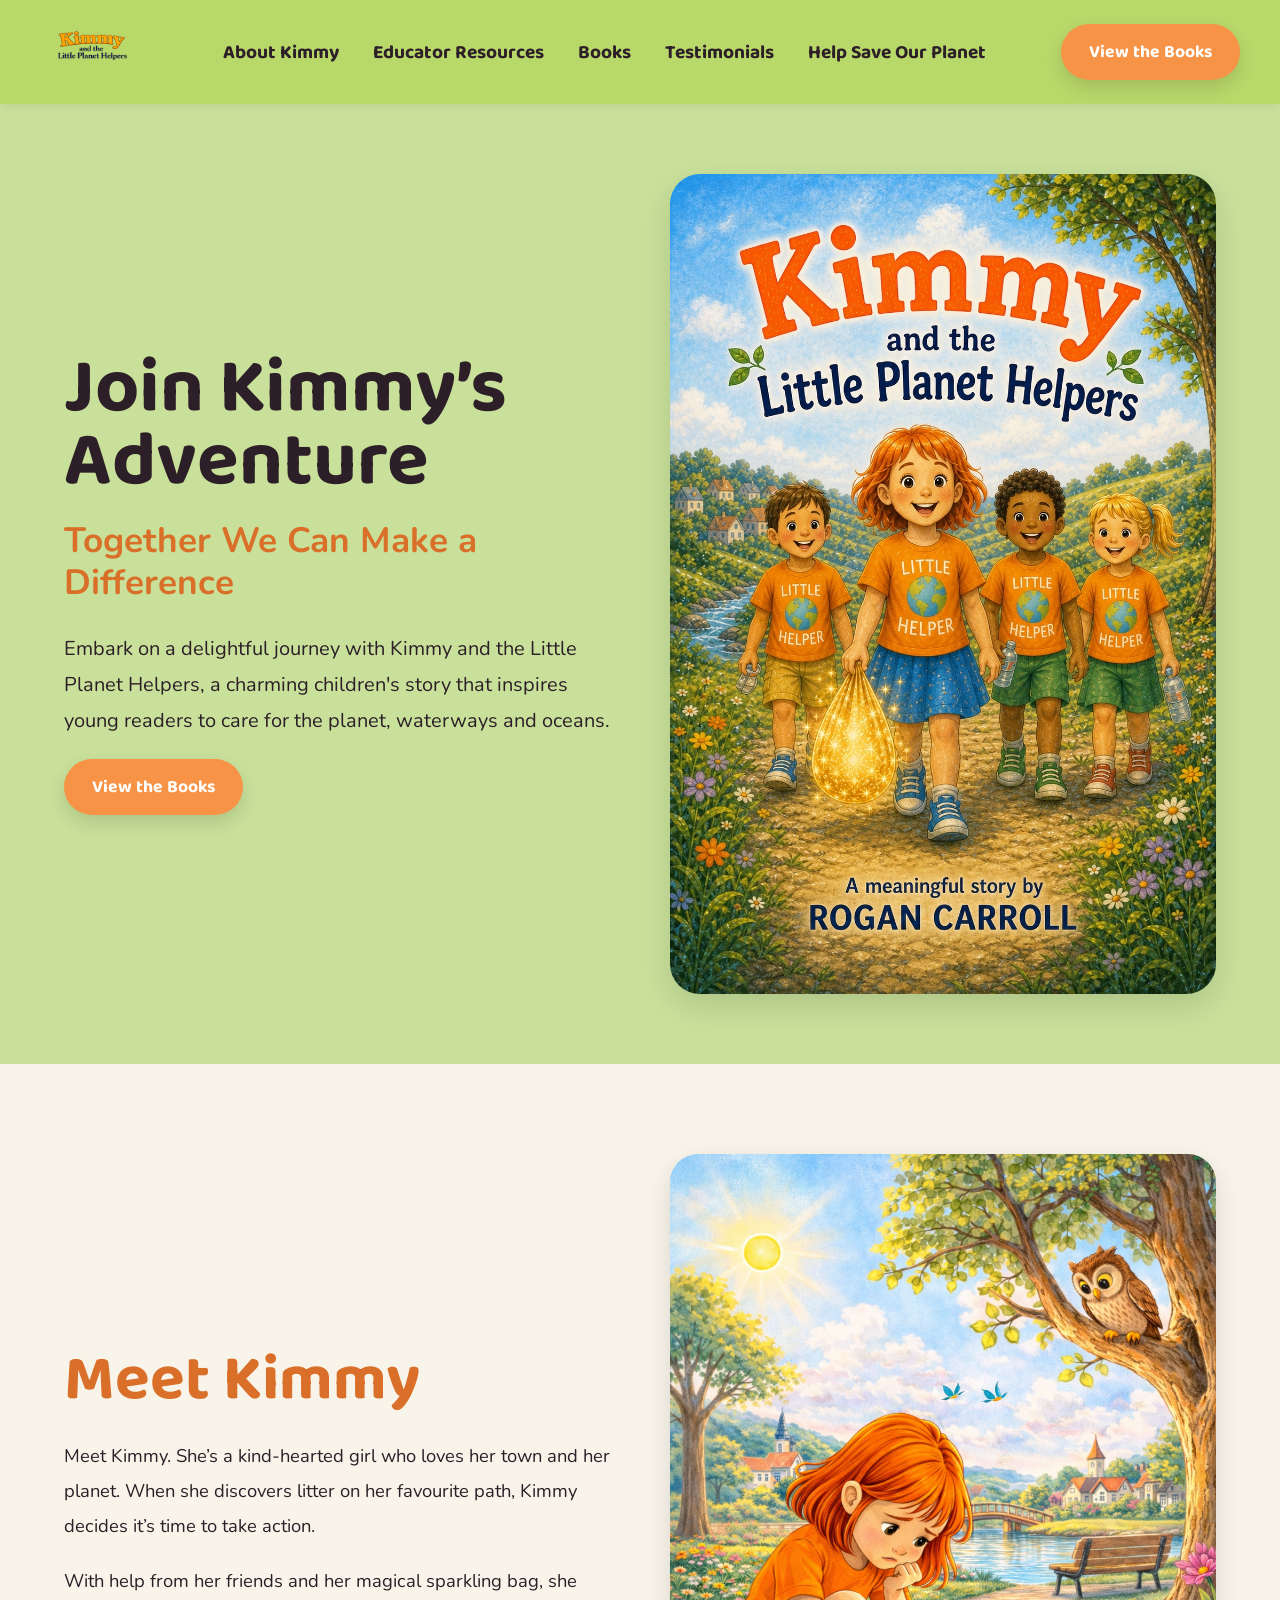
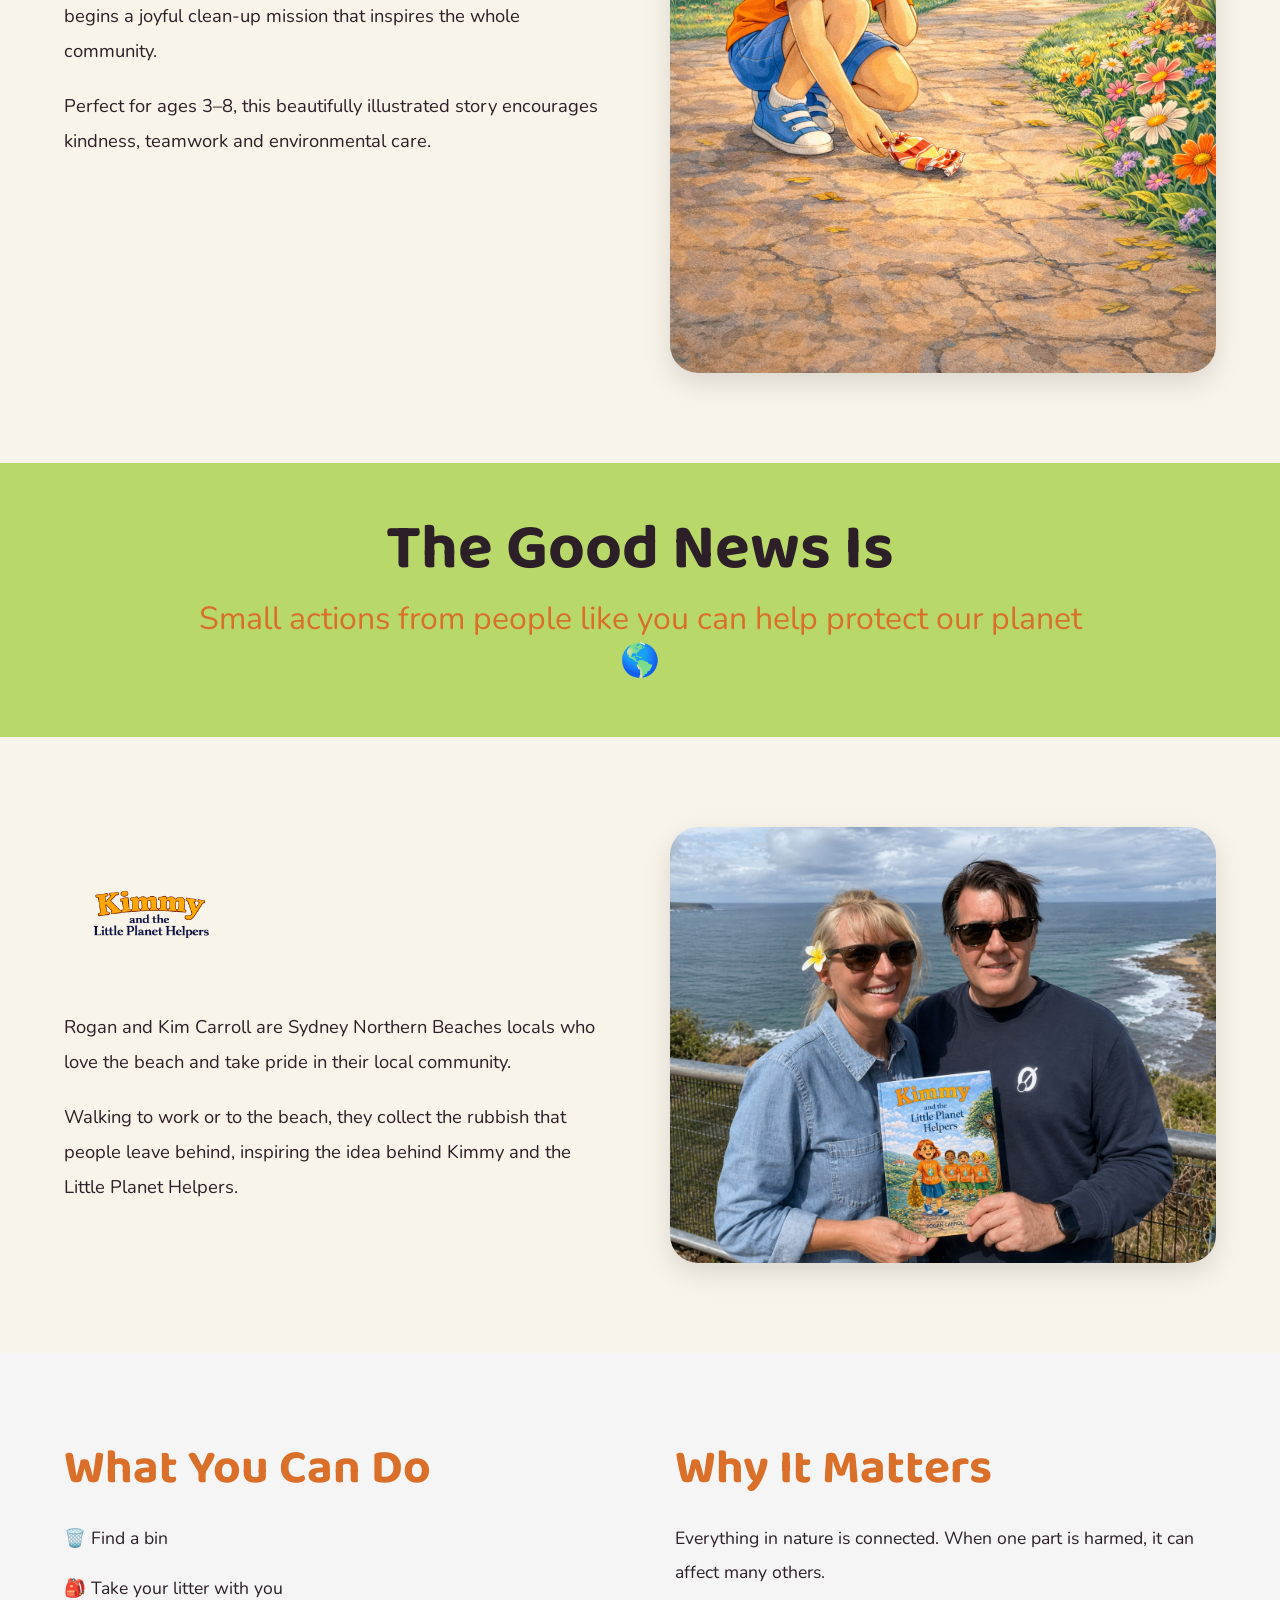
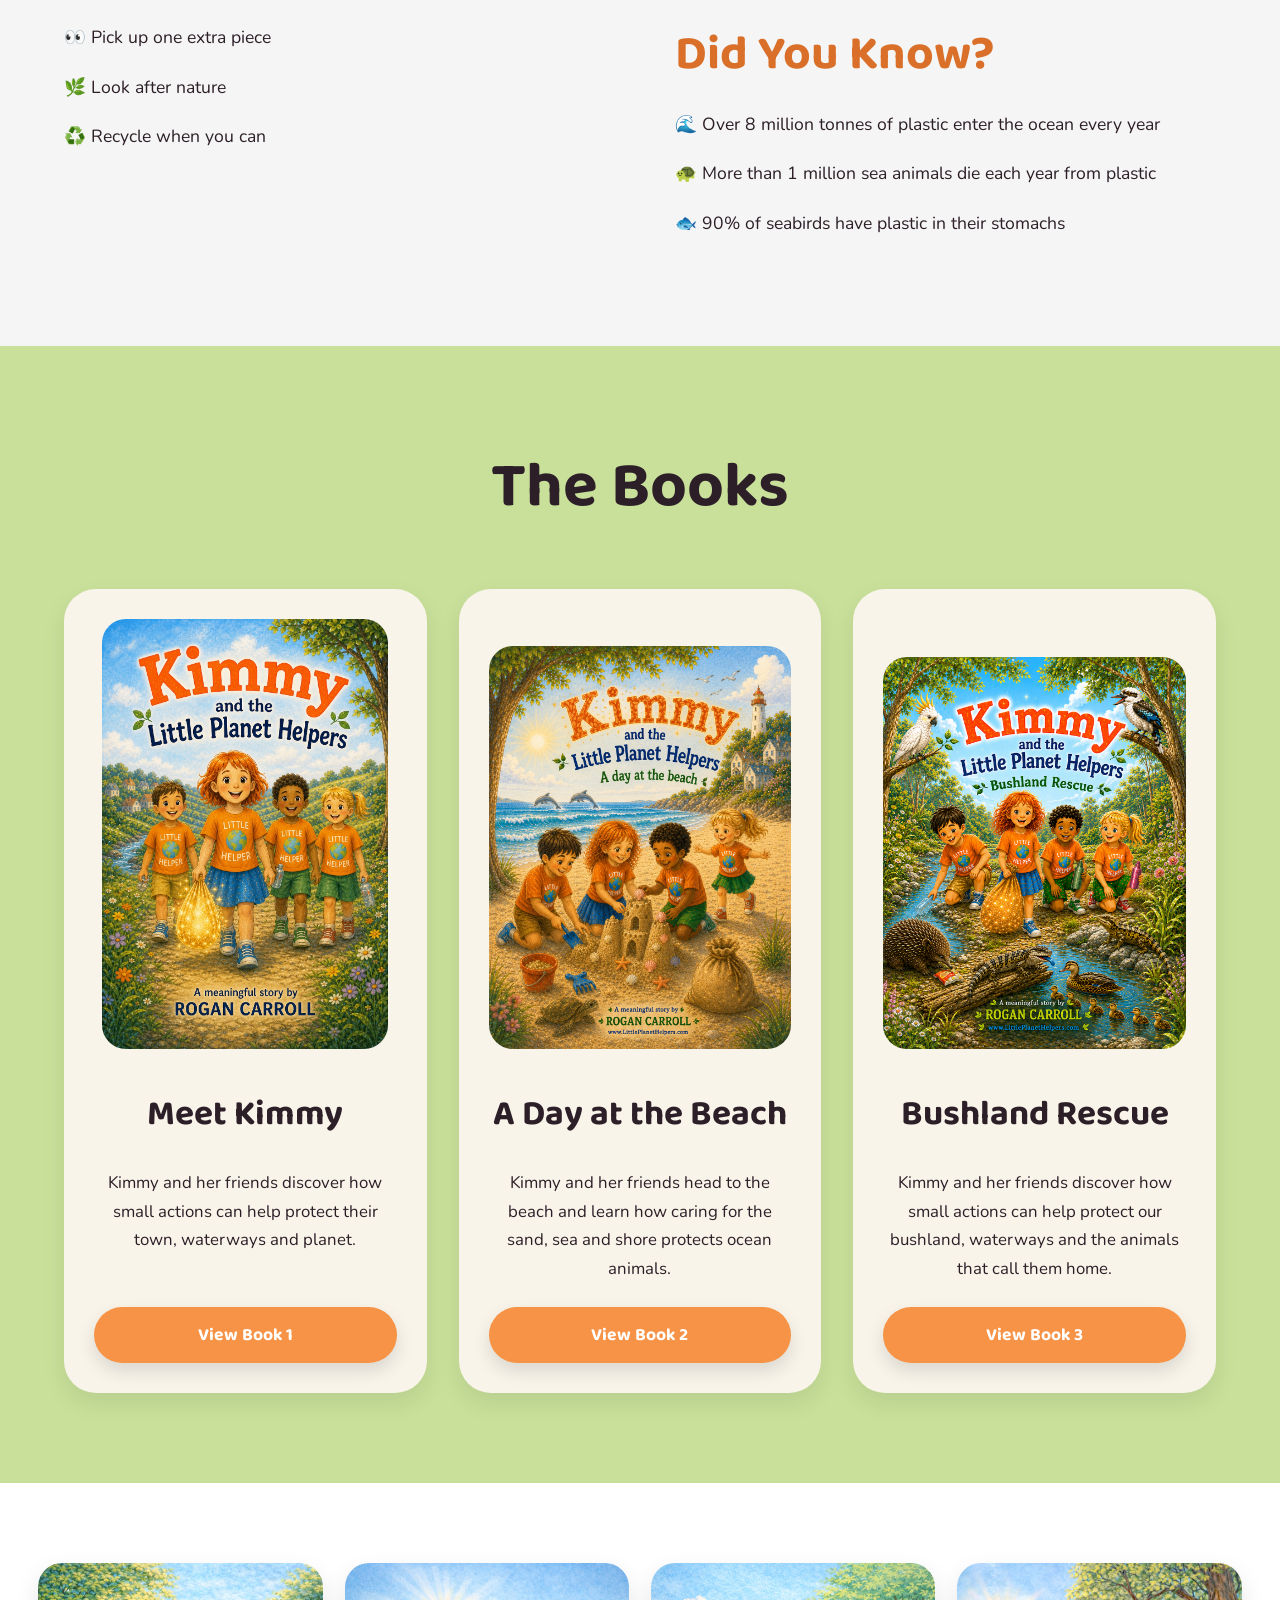
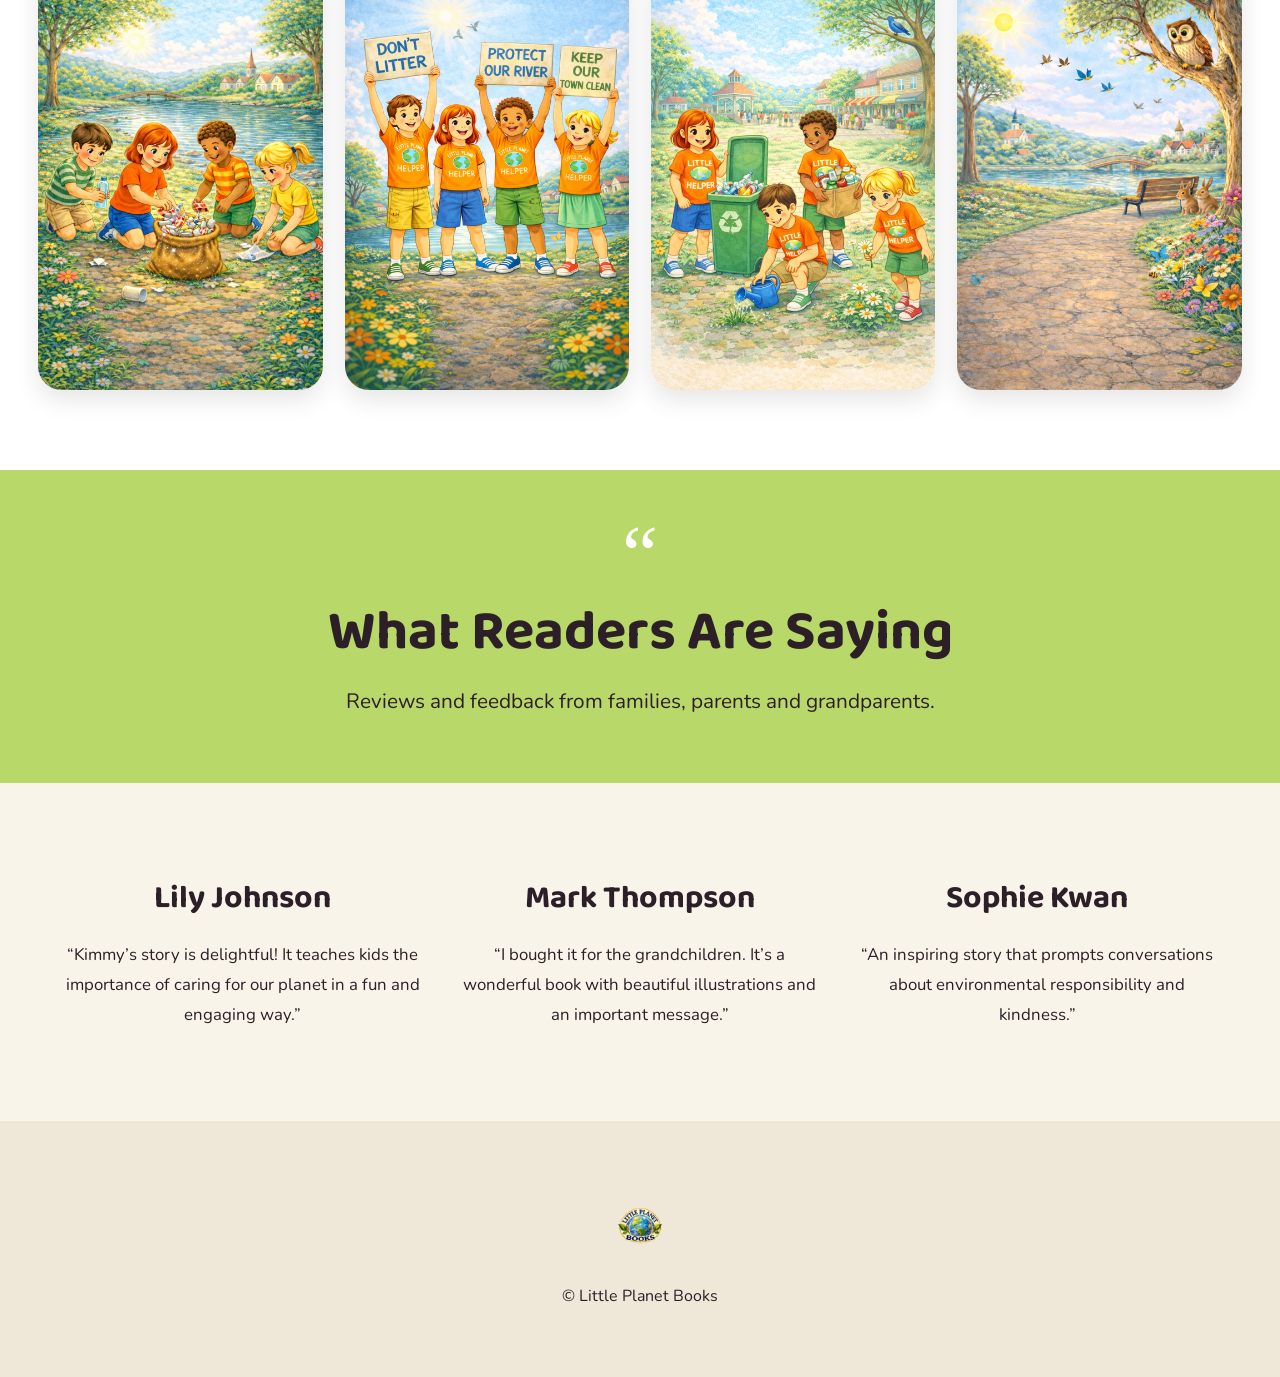
<file: index.html>
<!DOCTYPE html>
<html lang="en">
<head>
  <!-- Google tag (gtag.js) -->
  <script async src="https://www.googletagmanager.com/gtag/js?id=G-KT5EH5FG41"></script>
  <script>
    window.dataLayer = window.dataLayer || [];
    function gtag(){dataLayer.push(arguments);}
    gtag('js', new Date());

    gtag('config', 'G-KT5EH5FG41');
  </script>

  <meta charset="UTF-8">
  <meta name="viewport" content="width=device-width, initial-scale=1.0">

  <title>Kimmy and the Little Planet Helpers</title>

  <link rel="preconnect" href="https://fonts.googleapis.com">

  <link href="https://fonts.googleapis.com/css2?family=Baloo+2:wght@400;600;700&family=Nunito:wght@400;600;700&display=swap" rel="stylesheet">

<style>

*{
  margin:0;
  padding:0;
  box-sizing:border-box;
}

html{
  scroll-behavior:smooth;
}

body{
  font-family:'Nunito',sans-serif;
  background:#f8f4ea;
  color:#2d1f28;
  overflow-x:hidden;
}

img{
  max-width:100%;
  display:block;
}

a{
  text-decoration:none;
  color:inherit;
}


/* HEADER */

header{
  position:sticky;
  top:0;
  z-index:999;
  background:#b9d86a;
  padding:16px 40px;
  display:flex;
  justify-content:space-between;
  align-items:center;
  transition:transform .35s ease;
  box-shadow:0 2px 10px rgba(0,0,0,.05);
}

header.hide{
  transform:translateY(-100%);
}

.logo img{
  height:72px;
}

nav{
  display:flex;
  gap:34px;
  align-items:center;
  flex-wrap:wrap;
  justify-content:center;
}

nav a{
  font-family:'Baloo 2',cursive;
  font-size:1.2rem;
  font-weight:700;
}

.order-btn,
.buy-btn{
  background:#f79346;
  color:white;
  padding:14px 28px;
  border-radius:999px;
  font-family:'Baloo 2',cursive;
  font-size:1.1rem;
  font-weight:700;
  display:inline-block;
  box-shadow:0 8px 18px rgba(0,0,0,.12);
}


/* HERO */

.hero{
  background:#c8e09a;
  padding:70px 5%;
}

.hero-inner{
  max-width:1300px;
  margin:auto;
  display:grid;
  grid-template-columns:1fr 1fr;
  gap:60px;
  align-items:center;
}

.hero-text h1{
  font-family:'Baloo 2',cursive;
  font-size:4.8rem;
  line-height:.95;
  margin-bottom:20px;
}

.hero-text h2{
  font-size:2.2rem;
  color:#d96f28;
  margin-bottom:28px;
  line-height:1.2;
}

.hero-text p{
  font-size:1.25rem;
  line-height:1.8;
  margin-bottom:20px;
}

.hero-image img{
  border-radius:30px;
  box-shadow:0 12px 30px rgba(0,0,0,.12);
}


/* STANDARD SECTIONS */

.section{
  padding:90px 5%;
}

.section-inner{
  max-width:1300px;
  margin:auto;
  display:grid;
  grid-template-columns:1fr 1fr;
  gap:60px;
  align-items:center;
}

.section-text h2{
  font-family:'Baloo 2',cursive;
  font-size:4rem;
  line-height:1;
  margin-bottom:26px;
  color:#d96f28;
}

.section-text p{
  font-size:1.15rem;
  line-height:1.9;
  margin-bottom:20px;
}

.section-image img{
  border-radius:28px;
  box-shadow:0 10px 28px rgba(0,0,0,.12);
}


/* GREEN BANNER */

.green-banner{
  background:#b9d86a;
  padding:55px 5%;
  text-align:center;
}

.green-banner h2{
  font-family:'Baloo 2',cursive;
  font-size:4rem;
  margin-bottom:16px;
  line-height:1;
}

.green-banner p{
  font-size:2rem;
  color:#d96f28;
  line-height:1.3;
  max-width:900px;
  margin:auto;
}


/* HELP SECTION */

.help-section{
  background:#f5f5f5;
  padding:90px 5%;
}

.help-grid{
  max-width:1300px;
  margin:auto;
  display:grid;
  grid-template-columns:1fr 1fr;
  gap:70px;
}

.help-grid h3{
  font-family:'Baloo 2',cursive;
  font-size:3rem;
  margin-bottom:26px;
  color:#d96f28;
  line-height:1.1;
}

.help-grid p{
  font-size:1.1rem;
  line-height:1.9;
  margin-bottom:16px;
}


/* BOOKS */

.books-section{
  background:#c8e09a;
  padding:90px 5%;
  text-align:center;
}

.books-section h2{
  font-family:'Baloo 2',cursive;
  font-size:4rem;
  margin-bottom:50px;
}

.book-row{
  display:grid;
  grid-template-columns:repeat(3,1fr);
  gap:32px;
  max-width:1350px;
  margin:auto;
  align-items:stretch;
}

.book-card{
  background:#f8f4ea;
  padding:30px;
  border-radius:32px;
  box-shadow:0 10px 24px rgba(0,0,0,.08);
  display:flex;
  flex-direction:column;
}


/* SAME COVER AREA FOR ALL THREE BOOKS */

.book-cover{
  height:430px;
  width:100%;
  display:flex;
  align-items:flex-end;
  justify-content:center;
  margin-bottom:24px;
}

.book-cover img{
  display:block;
  width:auto;
  height:auto;
  max-width:100%;
  max-height:430px;
  object-fit:contain;
  border-radius:24px;
}


/* ALIGNED BOOK TITLES */

.book-card h3{
  font-family:'Baloo 2',cursive;
  font-size:2.2rem;
  line-height:1.15;
  min-height:82px;
  margin-bottom:14px;
  display:flex;
  align-items:center;
  justify-content:center;
}


/* ALIGNED DESCRIPTIONS AND BUTTONS */

.book-card p{
  font-size:1.05rem;
  line-height:1.7;
  margin-bottom:24px;
  flex-grow:1;
}

.book-card .buy-btn{
  margin-top:auto;
}


/* GALLERY */

.gallery-section{
  background:white;
  padding:80px 3%;
}

.gallery-grid{
  max-width:1400px;
  margin:auto;
  display:grid;
  grid-template-columns:repeat(4,1fr);
  gap:22px;
}

.gallery-grid img{
  width:100%;
  border-radius:24px;
  box-shadow:0 10px 24px rgba(0,0,0,.1);
}


/* TESTIMONIAL DIVIDER */

.testimonial-divider{
  background:#b9d86a;
  padding:60px 5%;
  text-align:center;
}

.quote-mark{
  font-size:5rem;
  color:#ffffff;
  line-height:.6;
  font-family:Georgia,serif;
  margin-bottom:10px;
}

.testimonial-divider h2{
  font-family:'Baloo 2',cursive;
  font-size:3.5rem;
  margin-bottom:10px;
}

.testimonial-divider p{
  font-size:1.3rem;
}


/* TESTIMONIALS */

.testimonials{
  background:#f8f4ea;
  padding:90px 5%;
  border-top:8px solid #b9d86a;
}

.testimonial-grid{
  max-width:1300px;
  margin:auto;
  display:grid;
  grid-template-columns:repeat(3,1fr);
  gap:40px;
}

.testimonial{
  text-align:center;
}

.testimonial h3{
  font-family:'Baloo 2',cursive;
  font-size:2rem;
  margin-bottom:16px;
}

.testimonial p{
  font-size:1.05rem;
  line-height:1.8;
}


/* FOOTER */

footer{
  background:#efe7d8;
  padding:70px 5%;
  text-align:center;
}

footer img{
  height:70px;
  margin:auto auto 24px;
}

footer p{
  font-size:1rem;
}


/* TABLET */

@media(max-width:900px){

  .hero-inner,
  .section-inner,
  .help-grid,
  .testimonial-grid{
    grid-template-columns:1fr;
  }

  .book-row{
    grid-template-columns:1fr 1fr;
  }

  .section-image{
    order:2;
  }

}


/* MOBILE */

@media(max-width:600px){

  header{
    padding:8px 14px 10px;
    gap:10px;
    flex-direction:column;
  }

  .logo img{
    height:110px;
  }

  nav{
    gap:8px 16px;
    max-width:340px;
  }

  nav a{
    font-size:.88rem;
    line-height:1.1;
    text-align:center;
  }

  .order-btn{
    padding:10px 20px;
    font-size:.92rem;
  }

  .hero{
    padding:38px 20px;
  }

  .hero-text h1{
    font-size:2.7rem;
    line-height:1.02;
  }

  .hero-text h2{
    font-size:1.55rem;
    line-height:1.18;
  }

  .hero-text p{
    font-size:1rem;
    line-height:1.7;
  }

  .green-banner{
    padding:38px 20px;
  }

  .green-banner h2{
    font-size:2.5rem;
    line-height:1.05;
  }

  .green-banner p{
    font-size:1.3rem;
    line-height:1.4;
  }

  .section{
    padding:50px 20px;
  }

  .section-text h2,
  .books-section h2{
    font-size:2.6rem;
    line-height:1.08;
  }

  .help-grid h3{
    font-size:2.3rem;
    line-height:1.08;
  }

  .section-text p,
  .help-grid p,
  .book-card p,
  .testimonial p{
    font-size:1rem;
    line-height:1.7;
  }

  .book-row{
    grid-template-columns:1fr;
  }

  .book-card{
    padding:24px;
  }

  .book-cover{
    height:390px;
  }

  .book-cover img{
    max-height:390px;
  }

  .gallery-grid{
    grid-template-columns:1fr 1fr;
    gap:14px;
  }

  .testimonial-divider h2{
    font-size:2.4rem;
  }

  .quote-mark{
    font-size:3.2rem;
  }

}

</style>

</head>

<body>


<header id="header">

  <a class="logo" href="#">
    <img src="logo.png" alt="Kimmy and the Little Planet Helpers">
  </a>

  <nav>
    <a href="#about">About Kimmy</a>
    <a href="educators.html">Educator Resources</a>
    <a href="#books">Books</a>
    <a href="#testimonials">Testimonials</a>
    <a href="#help">Help Save Our Planet</a>
  </nav>

  <a class="order-btn"
     href="https://www.amazon.com.au/dp/B0H1HHVQQZ?binding=paperback&ref=dbs_dp_rwt_sb_pc_tpbk"
     target="_blank">
    View the Books
  </a>

</header>


<section class="hero">

  <div class="hero-inner">

    <div class="hero-text">

      <h1>Join Kimmy’s Adventure</h1>

      <h2>Together We Can Make a Difference</h2>

      <p>
        Embark on a delightful journey with Kimmy and the Little Planet Helpers,
        a charming children's story that inspires young readers to care for the
        planet, waterways and oceans.
      </p>

      <a class="buy-btn"
         href="https://www.amazon.com.au/dp/B0H1HHVQQZ?binding=paperback&ref=dbs_dp_rwt_sb_pc_tpbk"
         target="_blank">
        View the Books
      </a>

    </div>

    <div class="hero-image">
      <img src="hero.jpg" alt="Kimmy Book Hero">
    </div>

  </div>

</section>


<section class="section" id="about">

  <div class="section-inner">

    <div class="section-text">

      <h2>Meet Kimmy</h2>

      <p>
        Meet Kimmy. She’s a kind-hearted girl who loves her town and her planet.
        When she discovers litter on her favourite path, Kimmy decides it’s time
        to take action.
      </p>

      <p>
        With help from her friends and her magical sparkling bag, she begins a
        joyful clean-up mission that inspires the whole community.
      </p>

      <p>
        Perfect for ages 3–8, this beautifully illustrated story encourages
        kindness, teamwork and environmental care.
      </p>

    </div>

    <div class="section-image">
      <img src="meet.jpg" alt="Meet Kimmy">
    </div>

  </div>

</section>


<section class="green-banner">

  <h2>The Good News Is</h2>

  <p>
    Small actions from people like you can help protect our planet 🌎
  </p>

</section>


<section class="section">

  <div class="section-inner">

    <div class="section-text">

      <img
        src="logo.png"
        alt="Kimmy Logo"
        style="height:120px;margin-bottom:25px;"
      >

      <p>
        Rogan and Kim Carroll are Sydney Northern Beaches locals who love the
        beach and take pride in their local community.
      </p>

      <p>
        Walking to work or to the beach, they collect the rubbish that people
        leave behind, inspiring the idea behind Kimmy and the Little Planet Helpers.
      </p>

    </div>

    <div class="section-image">
      <img src="author.jpg" alt="Author Photo">
    </div>

  </div>

</section>


<section class="help-section" id="help">

  <div class="help-grid">

    <div>

      <h3>What You Can Do</h3>

      <p>🗑️ Find a bin</p>
      <p>🎒 Take your litter with you</p>
      <p>👀 Pick up one extra piece</p>
      <p>🌿 Look after nature</p>
      <p>♻️ Recycle when you can</p>

    </div>

    <div>

      <h3>Why It Matters</h3>

      <p>
        Everything in nature is connected. When one part is harmed,
        it can affect many others.
      </p>

      <h3 style="margin-top:40px;">Did You Know?</h3>

      <p>🌊 Over 8 million tonnes of plastic enter the ocean every year</p>
      <p>🐢 More than 1 million sea animals die each year from plastic</p>
      <p>🐟 90% of seabirds have plastic in their stomachs</p>

    </div>

  </div>

</section>


<section class="books-section" id="books">

  <h2>The Books</h2>

  <div class="book-row">


    <!-- BOOK 1 -->

    <div class="book-card">

      <div class="book-cover">
        <img src="cover.jpg"
             alt="Kimmy and the Little Planet Helpers Meet Kimmy">
      </div>

      <h3>Meet Kimmy</h3>

      <p>
        Kimmy and her friends discover how small actions can help protect
        their town, waterways and planet.
      </p>

      <a class="buy-btn"
         href="https://www.amazon.com.au/dp/B0H1HHVQQZ?binding=paperback&ref=dbs_dp_rwt_sb_pc_tpbk"
         target="_blank">
        View Book 1
      </a>

    </div>


    <!-- BOOK 2 -->

    <div class="book-card">

      <div class="book-cover">
        <img src="Front Cover Book 2.png"
             alt="Kimmy and the Little Planet Helpers A Day at the Beach">
      </div>

      <h3>A Day at the Beach</h3>

      <p>
        Kimmy and her friends head to the beach and learn how caring for
        the sand, sea and shore protects ocean animals.
      </p>

      <a class="buy-btn"
         href="https://www.amazon.com.au/dp/B0H1HHVQQZ?binding=paperback&ref=dbs_dp_rwt_sb_pc_tpbk"
         target="_blank">
        View Book 2
      </a>

    </div>


    <!-- BOOK 3 -->

    <div class="book-card">

      <div class="book-cover">
        <img src="book3-cover.png"
             alt="Kimmy and the Little Planet Helpers Bushland Rescue">
      </div>

      <h3>Bushland Rescue</h3>

      <p>
        Kimmy and her friends discover how small actions can help protect
        our bushland, waterways and the animals that call them home.
      </p>

      <a class="buy-btn"
         href="https://www.amazon.com.au/dp/B0H1HHVQQZ?binding=paperback&ref=dbs_dp_rwt_sb_pc_tpbk"
         target="_blank">
        View Book 3
      </a>

    </div>


  </div>

</section>


<section class="gallery-section" id="gallery">

  <div class="gallery-grid">

    <img src="gallery1.jpg" alt="Gallery 1">
    <img src="gallery2.jpg" alt="Gallery 2">
    <img src="gallery3.jpg" alt="Gallery 3">
    <img src="gallery4.jpg" alt="Gallery 4">

  </div>

</section>


<section class="testimonial-divider">

  <div class="quote-mark">“</div>

  <h2>What Readers Are Saying</h2>

  <p>
    Reviews and feedback from families, parents and grandparents.
  </p>

</section>


<section class="testimonials" id="testimonials">

  <div class="testimonial-grid">


    <div class="testimonial">

      <h3>Lily Johnson</h3>

      <p>
        “Kimmy’s story is delightful! It teaches kids the importance of caring
        for our planet in a fun and engaging way.”
      </p>

    </div>


    <div class="testimonial">

      <h3>Mark Thompson</h3>

      <p>
        “I bought it for the grandchildren. It’s a wonderful book with
        beautiful illustrations and an important message.”
      </p>

    </div>


    <div class="testimonial">

      <h3>Sophie Kwan</h3>

      <p>
        “An inspiring story that prompts conversations about environmental
        responsibility and kindness.”
      </p>

    </div>


  </div>

</section>


<footer>

  <img src="little-planet-books-logo.png" alt="Little Planet Books">

  <p>© Little Planet Books</p>

</footer>


<script>

let lastScroll = 0;

const header = document.getElementById('header');

window.addEventListener('scroll', () => {

  const currentScroll = window.pageYOffset;

  if(currentScroll > lastScroll && currentScroll > 120){

    header.classList.add('hide');

  } else {

    header.classList.remove('hide');

  }

  lastScroll = currentScroll;

});

</script>


</body>
</html>
</file>
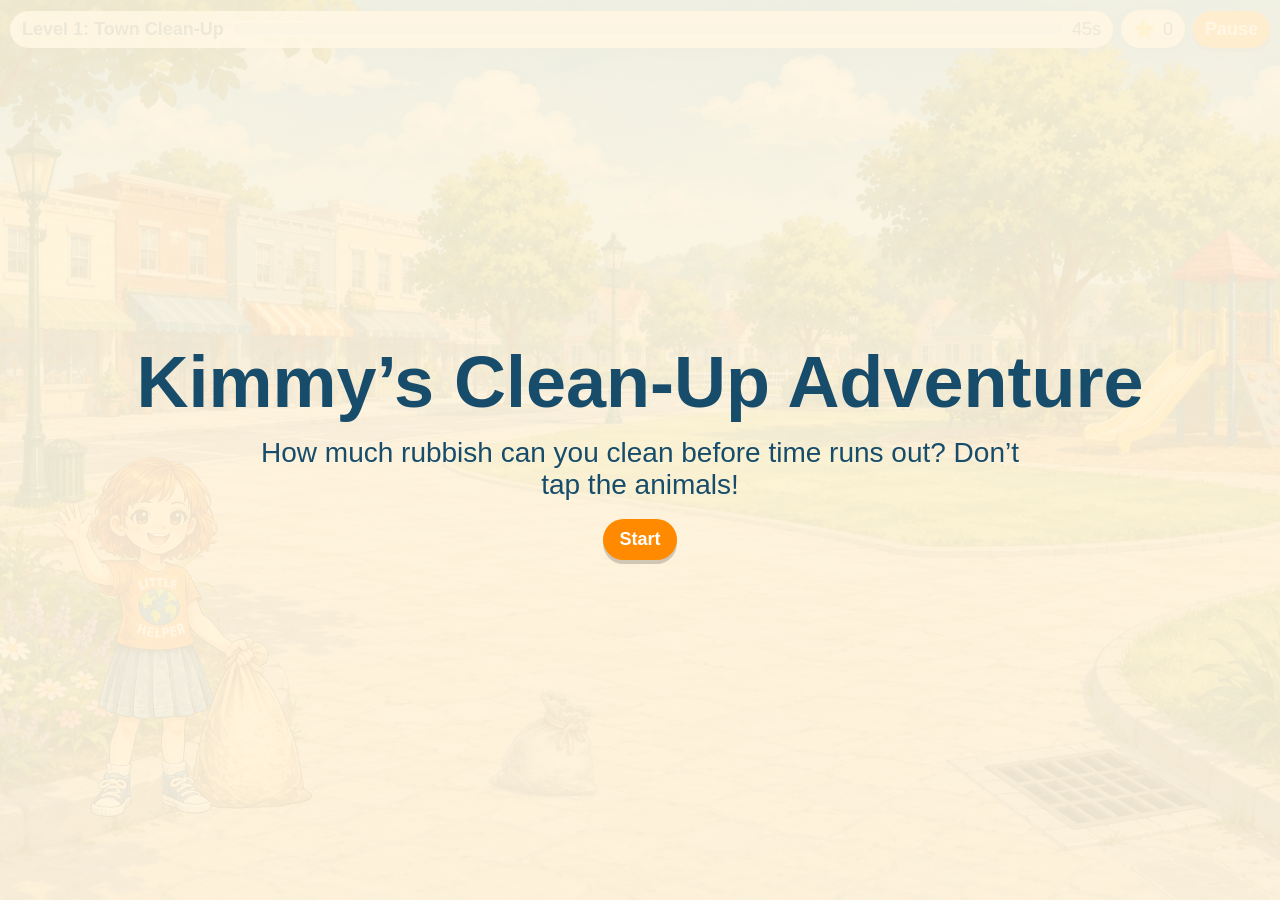
<file: game/index.html>
<!DOCTYPE html>
<html lang="en">
<head>
  <meta charset="UTF-8" />
  <meta name="viewport" content="width=device-width, initial-scale=1.0" />
  <title>Kimmy's Little Planet Helper Game</title>
  <link rel="stylesheet" href="style.css" />
</head>
<body>
  <main id="gameArea">
    <img id="background" src="images/town.jpg" alt="Game background" />

    <div id="hud">
      <div class="hud-box">
        <strong id="levelTitle">Level 1: Town Clean-Up</strong>
        <div class="progress"><div id="progressFill"></div></div>
        <span id="timeText">45s</span>
      </div>
      <div class="hud-box small">⭐ <span id="scoreText">0</span></div>
      <button id="pauseBtn">Pause</button>
    </div>

    <div id="messageBubble"></div>

    <img id="kimmy" src="images/kimmy.png" alt="Kimmy" />
    <img id="sack" src="images/sack.png" alt="Magic sack" />

    <div id="startScreen" class="screen">
      <h1>Kimmy’s Clean-Up Adventure</h1>
      <p>How much rubbish can you clean before time runs out? Don’t tap the animals!</p>
      <button id="startBtn">Start</button>
    </div>

    <div id="levelScreen" class="screen hidden">
      <h1 id="levelCompleteTitle">Level Complete!</h1>
      <p id="levelCompleteText">Great job!</p>
      <p id="levelStats"></p>
      <button id="nextLevelBtn">Next Level</button>
    </div>

    <div id="winScreen" class="screen hidden">
      <h1>🌎 Little Planet Helper 🌎</h1>
      <p id="finalStats">Small actions make a big difference!</p>
      <button id="playAgainBtn">Play Again</button>
    </div>
  </main>

  <script src="game.js"></script>
</body>
</html>
</file>
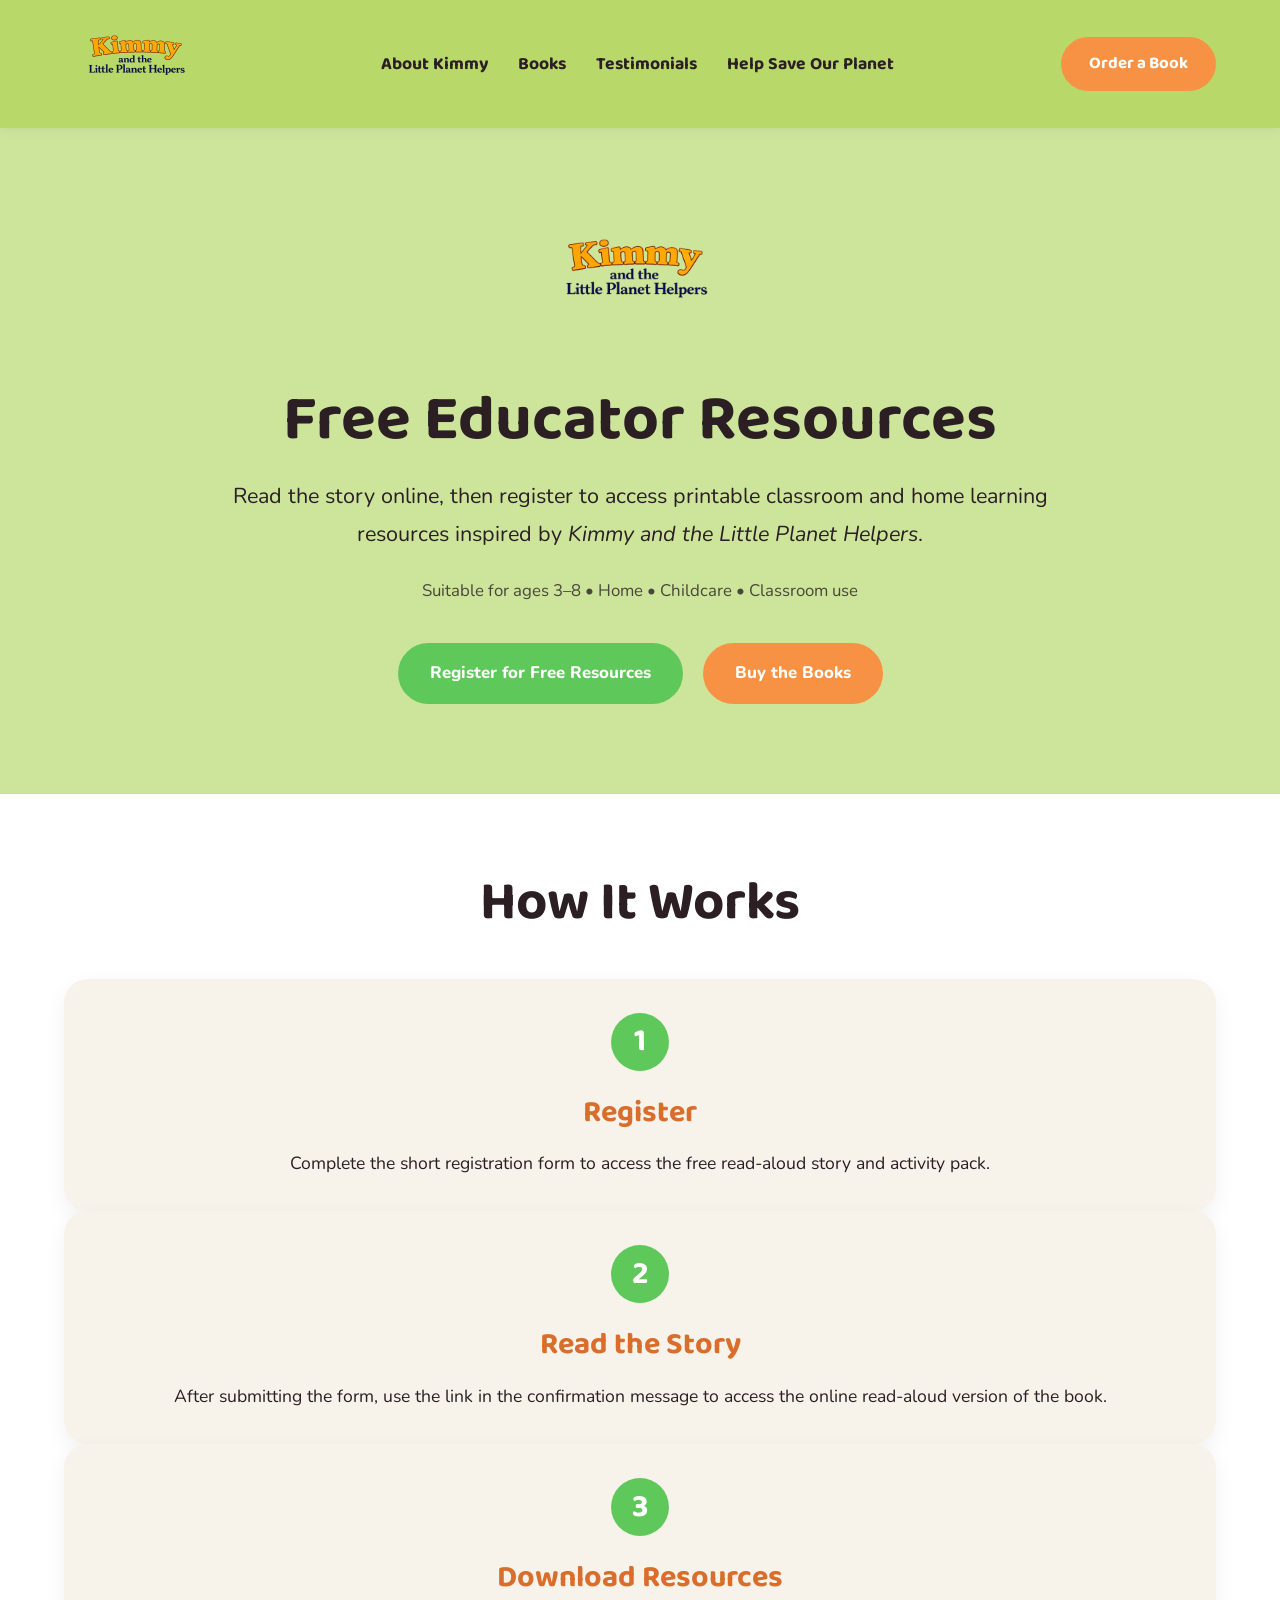
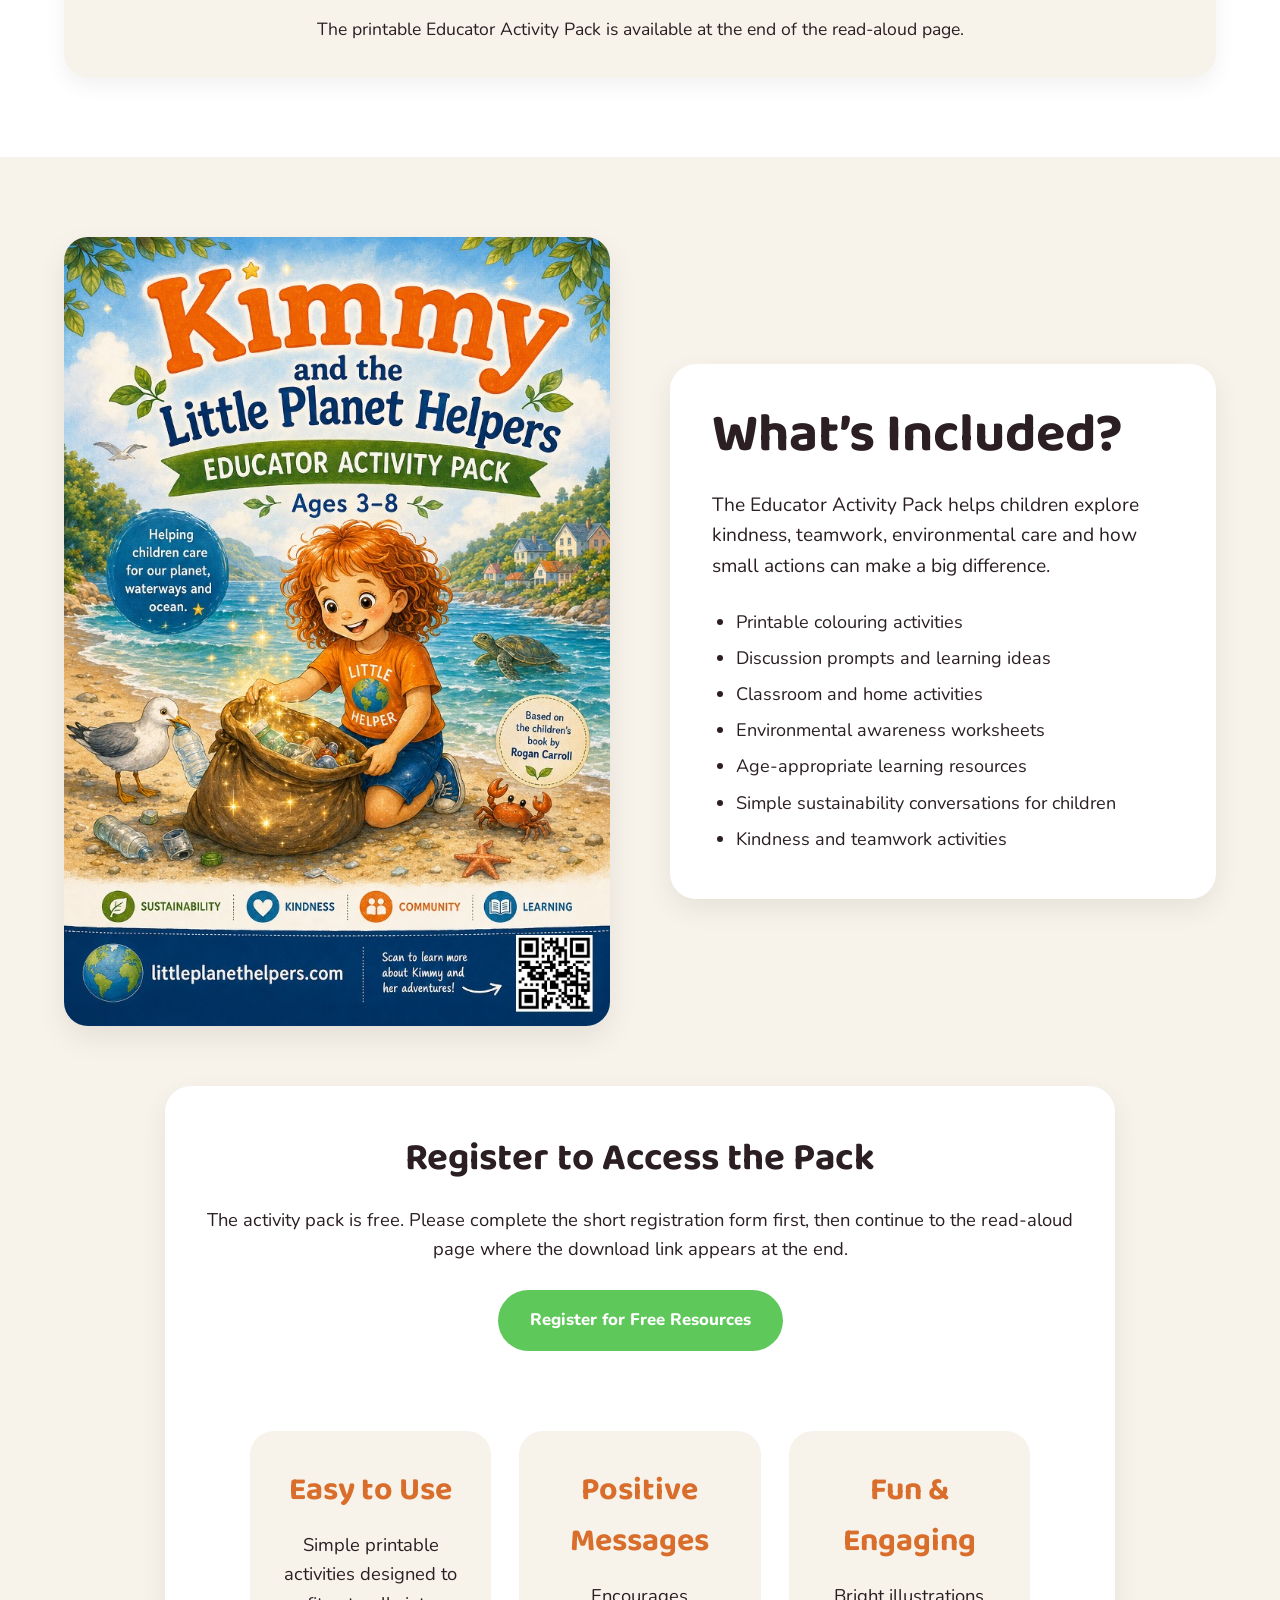
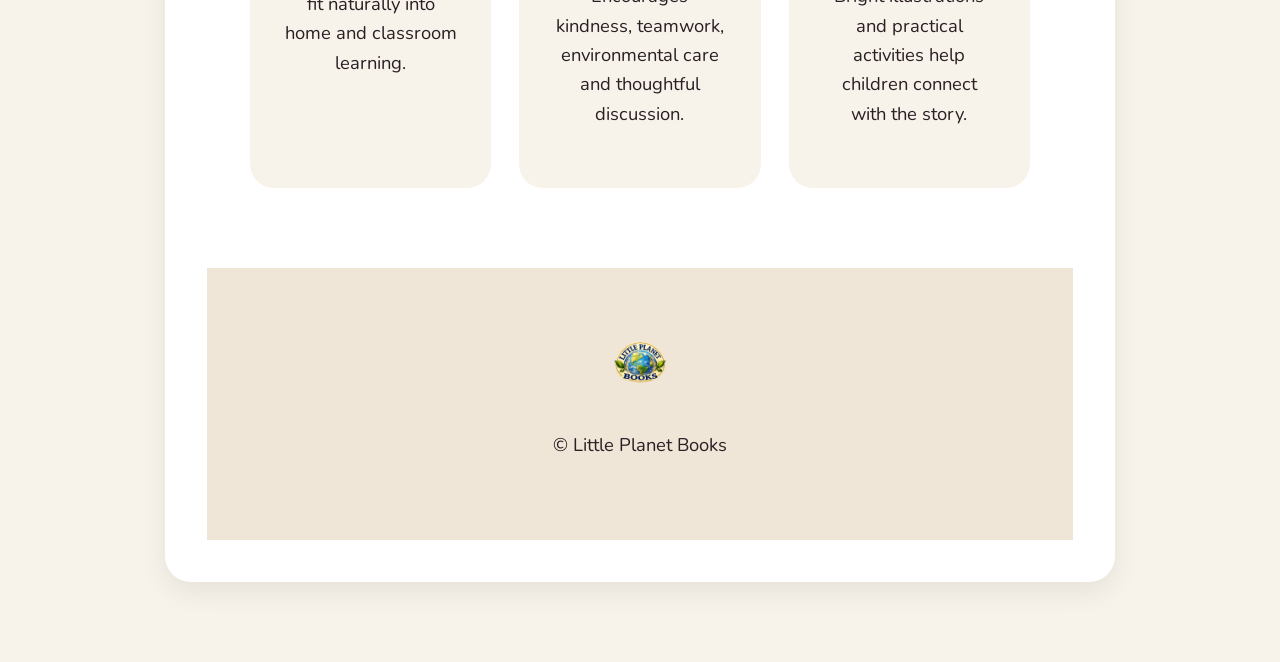
<file: educators.html>
<!DOCTYPE html>
<html lang="en">
<head>

<!-- Google tag (gtag.js) -->
<script async src="https://www.googletagmanager.com/gtag/js?id=G-KT5EH5FG41"></script>
<script>
  window.dataLayer = window.dataLayer || [];
  function gtag(){dataLayer.push(arguments);}
  gtag('js', new Date());

  gtag('config', 'G-KT5EH5FG41');
</script>

<meta charset="UTF-8">
<meta name="viewport" content="width=device-width, initial-scale=1.0">

<title>Free Educator Resources | Kimmy and the Little Planet Helpers</title>

<link href="https://fonts.googleapis.com/css2?family=Baloo+2:wght@400;600;700&family=Nunito:wght@400;600;700&display=swap" rel="stylesheet">

<style>
*{margin:0;padding:0;box-sizing:border-box}
body{font-family:'Nunito',sans-serif;background:#f7f3ea;color:#2b1f24;line-height:1.6}
a{text-decoration:none}

header{
position:sticky;top:0;z-index:999;background:#b9d86a;padding:14px 5%;
display:flex;align-items:center;justify-content:space-between;box-shadow:0 2px 10px rgba(0,0,0,.06)
}

.logo img{height:100px;display:block}

nav{display:flex;gap:30px;align-items:center;flex-wrap:wrap;justify-content:center}
nav a{color:#2b1f24;font-family:'Baloo 2',cursive;font-size:1.1rem;font-weight:700}
nav a:hover{opacity:.7}

.header-btn{
background:#f79245;color:white;padding:14px 28px;border-radius:999px;
font-family:'Baloo 2',cursive;font-weight:700;font-size:1.05rem;
}

.hero{
background:#cde59b;text-align:center;padding:80px 20px 90px;
}

.hero-logo{width:220px;max-width:80%;margin-bottom:24px}

.hero h1{
font-family:'Baloo 2',cursive;font-size:4rem;line-height:1.05;margin-bottom:24px;
}

.hero p{
max-width:900px;margin:0 auto 24px;font-size:1.35rem;line-height:1.75;
}

.hero-small{
font-size:1.05rem;opacity:.8;margin-bottom:38px;
}

.button-row{
display:flex;gap:20px;justify-content:center;flex-wrap:wrap;
}

.btn{
display:inline-block;padding:17px 32px;border-radius:999px;color:white;
font-weight:800;font-size:1.05rem;transition:.2s;
}

.btn:hover{transform:translateY(-2px)}
.blue{background:#2d63b8}
.green{background:#5ec85a}
.orange{background:#f79245}

.section{
padding:80px 5%;
}

.white{background:white}
.cream{background:#f7f3ea}

.section h2{
font-family:'Baloo 2',cursive;font-size:3.4rem;text-align:center;line-height:1.1;margin-bottom:45px;
}

.steps{
display:grid;grid-template-columns:repeat(3,1fr);gap:28px;max-width:1200px;margin:auto;
}

.step{
background:#f7f3ea;border-radius:24px;padding:34px;text-align:center;box-shadow:0 8px 22px rgba(0,0,0,.06);
}

.step-number{
width:58px;height:58px;border-radius:50%;background:#5ec85a;color:white;
display:flex;align-items:center;justify-content:center;margin:0 auto 18px;
font-family:'Baloo 2',cursive;font-size:2rem;font-weight:700;
}

.step h3{
font-family:'Baloo 2',cursive;font-size:1.9rem;color:#d96e2c;margin-bottom:12px;
}

.step p{font-size:1.1rem}

.pack-grid{
display:grid;grid-template-columns:1fr 1fr;gap:60px;align-items:center;max-width:1200px;margin:auto;
}

.pack-card{
background:white;border-radius:26px;padding:42px;box-shadow:0 10px 28px rgba(0,0,0,.07);
}

.pack-card h2{text-align:left;margin-bottom:24px}

.pack-card p{
font-size:1.2rem;margin-bottom:22px;
}

.pack-card ul{
padding-left:24px;font-size:1.13rem;line-height:2;
}

.image-card img{
width:100%;border-radius:24px;box-shadow:0 12px 30px rgba(0,0,0,.08);display:block;
}

.register-box{
max-width:950px;margin:60px auto 0;background:#fff;border-radius:26px;padding:42px;
text-align:center;box-shadow:0 10px 28px rgba(0,0,0,.07);
}

.register-box h3{
font-family:'Baloo 2',cursive;font-size:2.4rem;margin-bottom:16px;color:#2b1f24;
}

.register-box p{
font-size:1.15rem;margin-bottom:26px;
}

.features{
display:grid;grid-template-columns:repeat(3,1fr);gap:28px;max-width:1200px;margin:auto;
}

.feature{
background:#f7f3ea;border-radius:24px;padding:34px;text-align:center;
}

.feature h3{
font-family:'Baloo 2',cursive;font-size:2rem;color:#d96e2c;margin-bottom:14px;
}

footer{
background:#efe6d8;text-align:center;padding:55px 20px;
}

footer img{height:80px;margin-bottom:18px}
footer p{font-size:1rem}

@media(max-width:900px){
header{flex-direction:column;gap:12px;padding:12px 20px}
.logo img{height:70px}
nav{gap:16px}
nav a{font-size:.98rem}
.header-btn{padding:12px 22px;font-size:1rem}
.hero{padding:55px 20px}
.hero-logo{width:165px}
.hero h1{font-size:2.65rem}
.hero p{font-size:1.08rem}
.button-row{flex-direction:column;align-items:center}
.btn{width:90%;max-width:340px;text-align:center}
.steps,.pack-grid,.features{grid-template-columns:1fr}
.section h2{font-size:2.55rem}
.pack-card h2{text-align:center}
}
</style>
</head>

<body>

<header>
<a class="logo" href="/">
<img src="logo.png" alt="Kimmy and the Little Planet Helpers">
</a>

<nav>
<a href="/#about">About Kimmy</a>
<a href="/#books">Books</a>
<a href="/#testimonials">Testimonials</a>
<a href="/#help">Help Save Our Planet</a>
</nav>

<a class="header-btn" href="https://www.amazon.com.au/dp/B0H1HHVQQZ" target="_blank">
Order a Book
</a>
</header>

<section class="hero">
<img class="hero-logo" src="logo.png" alt="Kimmy Logo">

<h1>Free Educator Resources</h1>

<p>
Read the story online, then register to access printable classroom and home learning resources inspired by <em>Kimmy and the Little Planet Helpers</em>.
</p>

<div class="hero-small">
Suitable for ages 3–8 • Home • Childcare • Classroom use
</div>

<div class="button-row">
<a class="btn green" href="https://docs.google.com/forms/d/e/1FAIpQLSfdgAyXpA7hP6UzqugeQyai1GjkRSgE2D07ls9AeaC036XzXg/viewform" target="_blank">Register for Free Resources</a>

<a class="btn orange" href="https://www.amazon.com.au/dp/B0H1HHVQQZ" target="_blank">Buy the Books</a>
</div>
</section>

<section class="section white">
<h2>How It Works</h2>

<div class="step">
<div class="step-number">1</div>
<h3>Register</h3>
<p>
Complete the short registration form to access the free read-aloud story and activity pack.
</p>
</div>

<div class="step">
<div class="step-number">2</div>
<h3>Read the Story</h3>
<p>
After submitting the form, use the link in the confirmation message to access the online read-aloud version of the book.
</p>
</div>

<div class="step">
<div class="step-number">3</div>
<h3>Download Resources</h3>
<p>
The printable Educator Activity Pack is available at the end of the read-aloud page.
</p>
</div>
</section>

<section class="section cream">
<div class="pack-grid">

<div class="image-card">
<img src="EdPackCover.jpg" alt="Kimmy Educator Activity Pack">
</div>

<div class="pack-card">
<h2>What’s Included?</h2>

<p>
The Educator Activity Pack helps children explore kindness, teamwork, environmental care and how small actions can make a big difference.
</p>

<ul>
<li>Printable colouring activities</li>
<li>Discussion prompts and learning ideas</li>
<li>Classroom and home activities</li>
<li>Environmental awareness worksheets</li>
<li>Age-appropriate learning resources</li>
<li>Simple sustainability conversations for children</li>
<li>Kindness and teamwork activities</li>
</ul>
</div>

</div>

<div class="register-box">
<h3>Register to Access the Pack</h3>
<p>
The activity pack is free. Please complete the short registration form first, then continue to the read-aloud page where the download link appears at the end.
</p>

<a class="btn green"
   href="https://docs.google.com/forms/d/e/1FAIpQLSfdgAyXpA7hP6UzqugeQyai1GjkRSgE2D07ls9AeaC036XzXg/viewform"
   target="_blank"
   onclick="gtag('event','register_resources_click');">
Register for Free Resources
</a>

<section class="section white">
<div class="features">

<div class="feature">
<h3>Easy to Use</h3>
<p>Simple printable activities designed to fit naturally into home and classroom learning.</p>
</div>

<div class="feature">
<h3>Positive Messages</h3>
<p>Encourages kindness, teamwork, environmental care and thoughtful discussion.</p>
</div>

<div class="feature">
<h3>Fun & Engaging</h3>
<p>Bright illustrations and practical activities help children connect with the story.</p>
</div>

</div>
</section>

<footer>
<img src="little-planet-books-logo.png" alt="Little Planet Books">
<p>© Little Planet Books</p>
</footer>

</body>
</html>
</file>
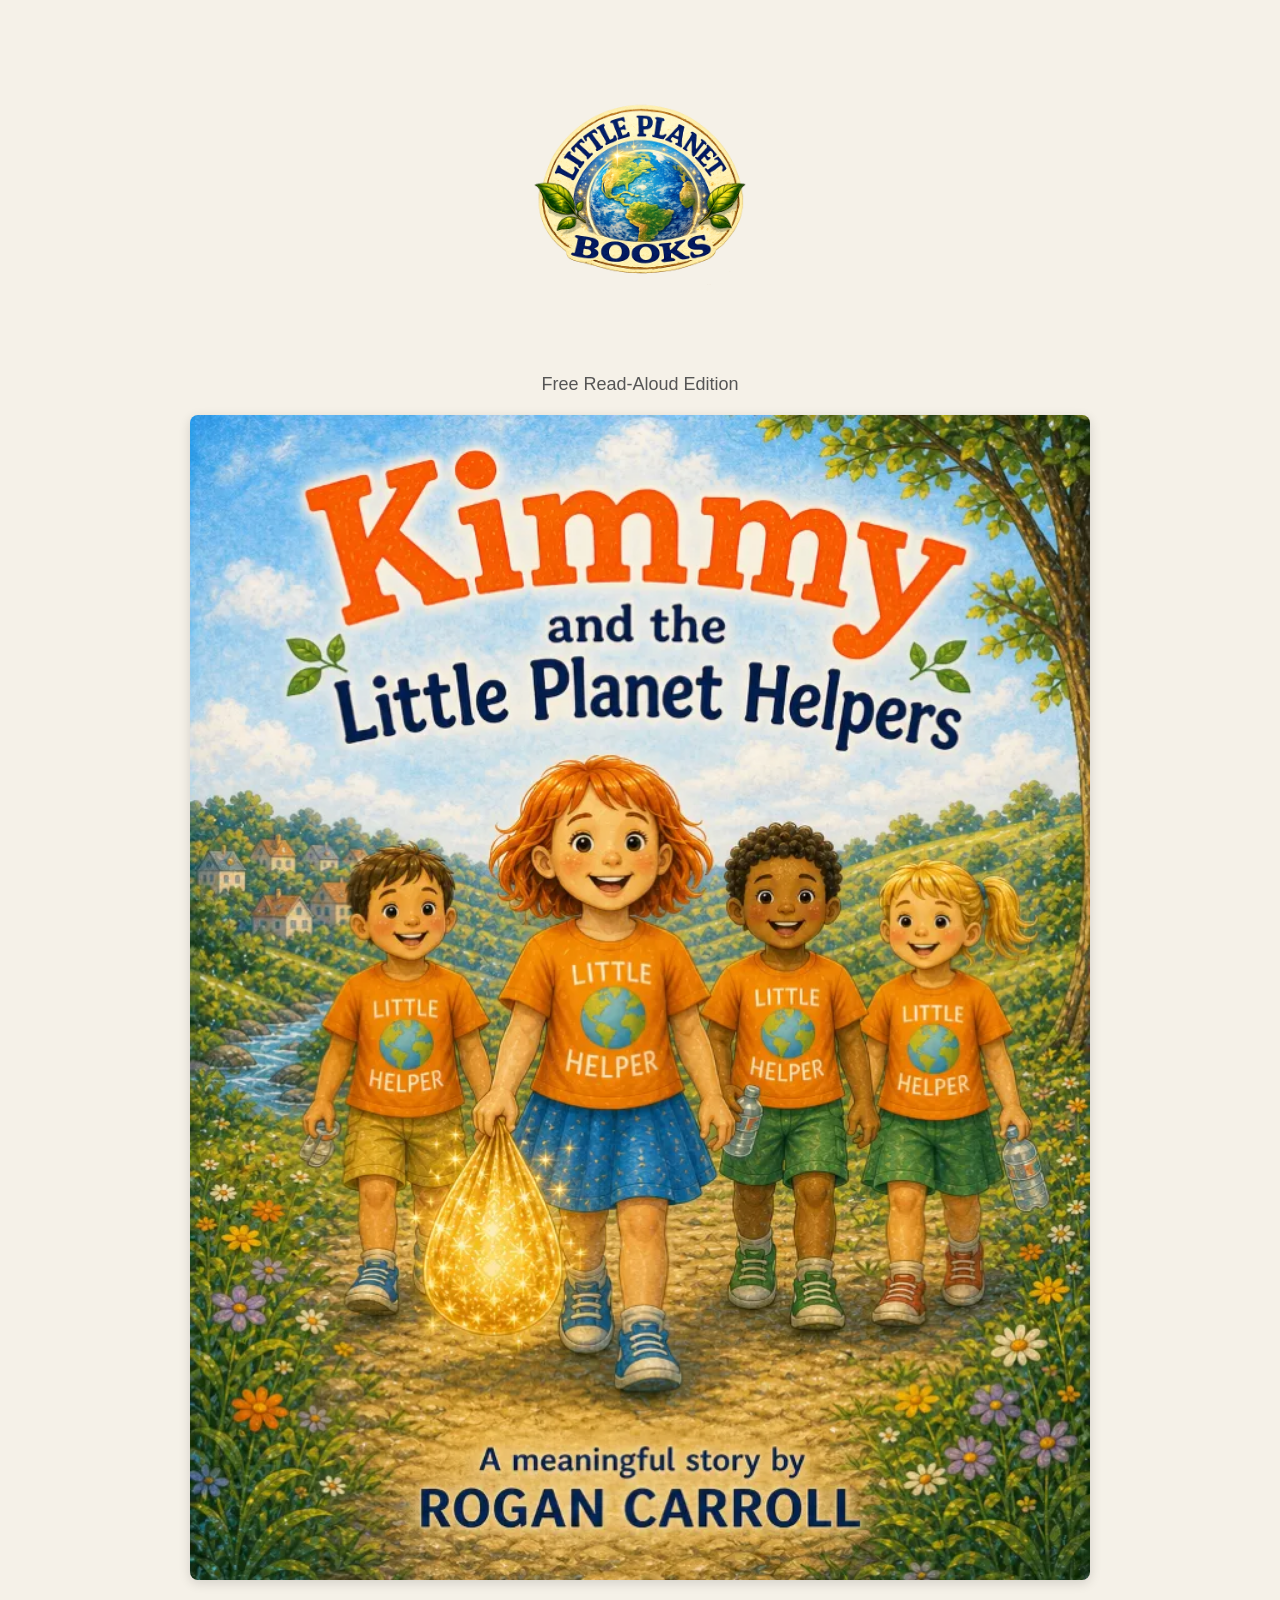
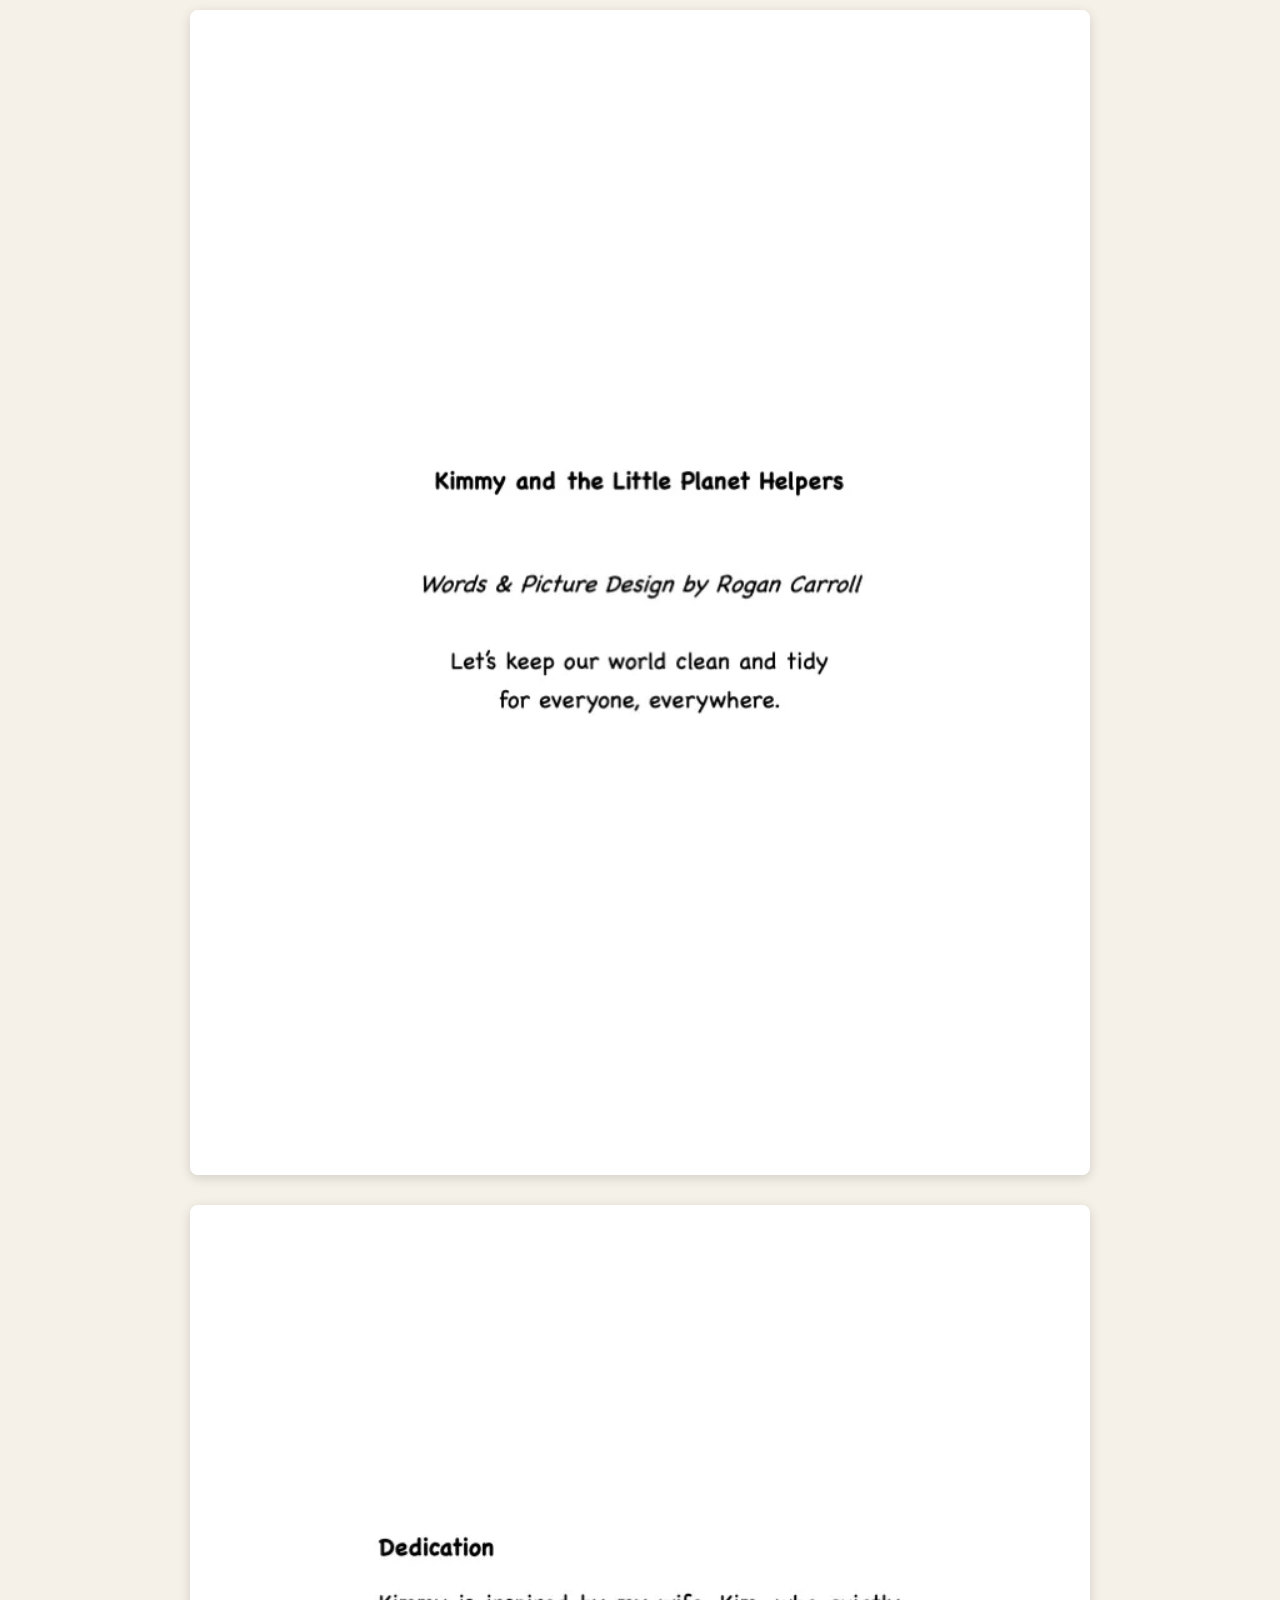
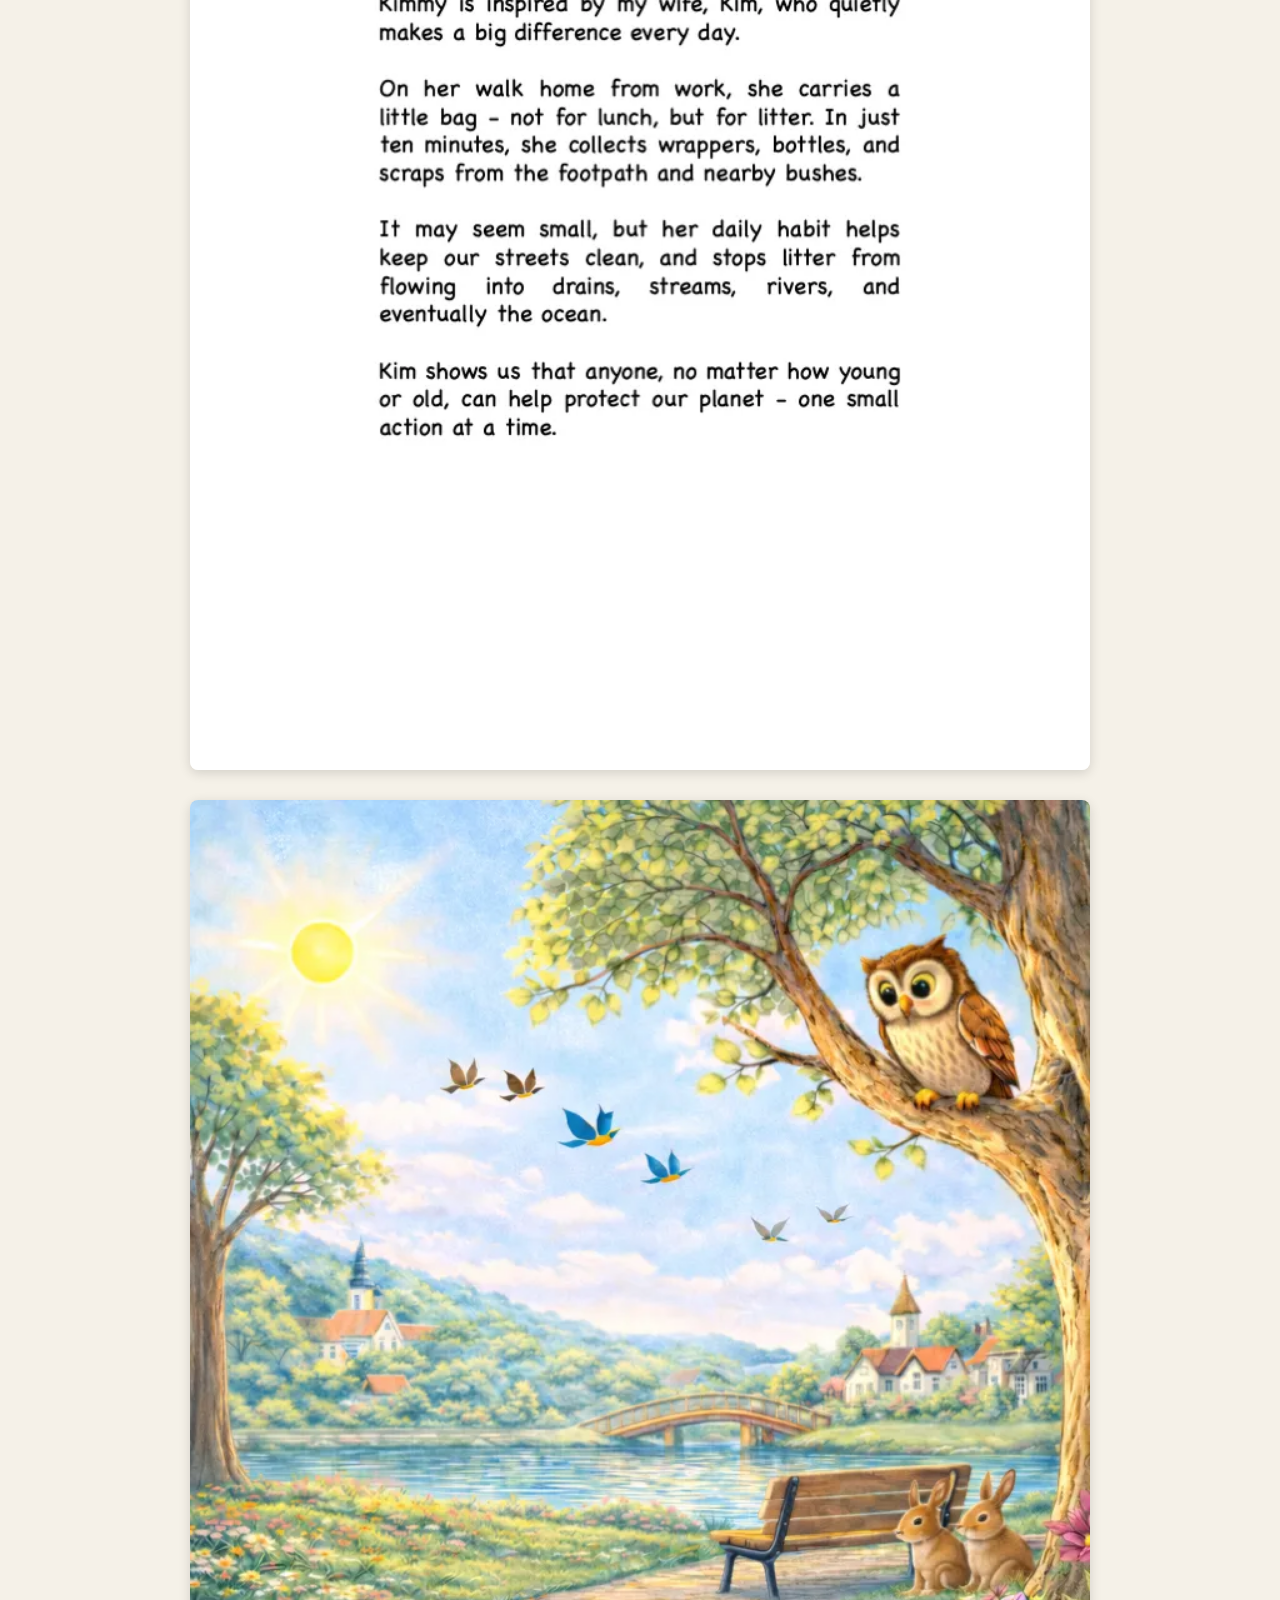
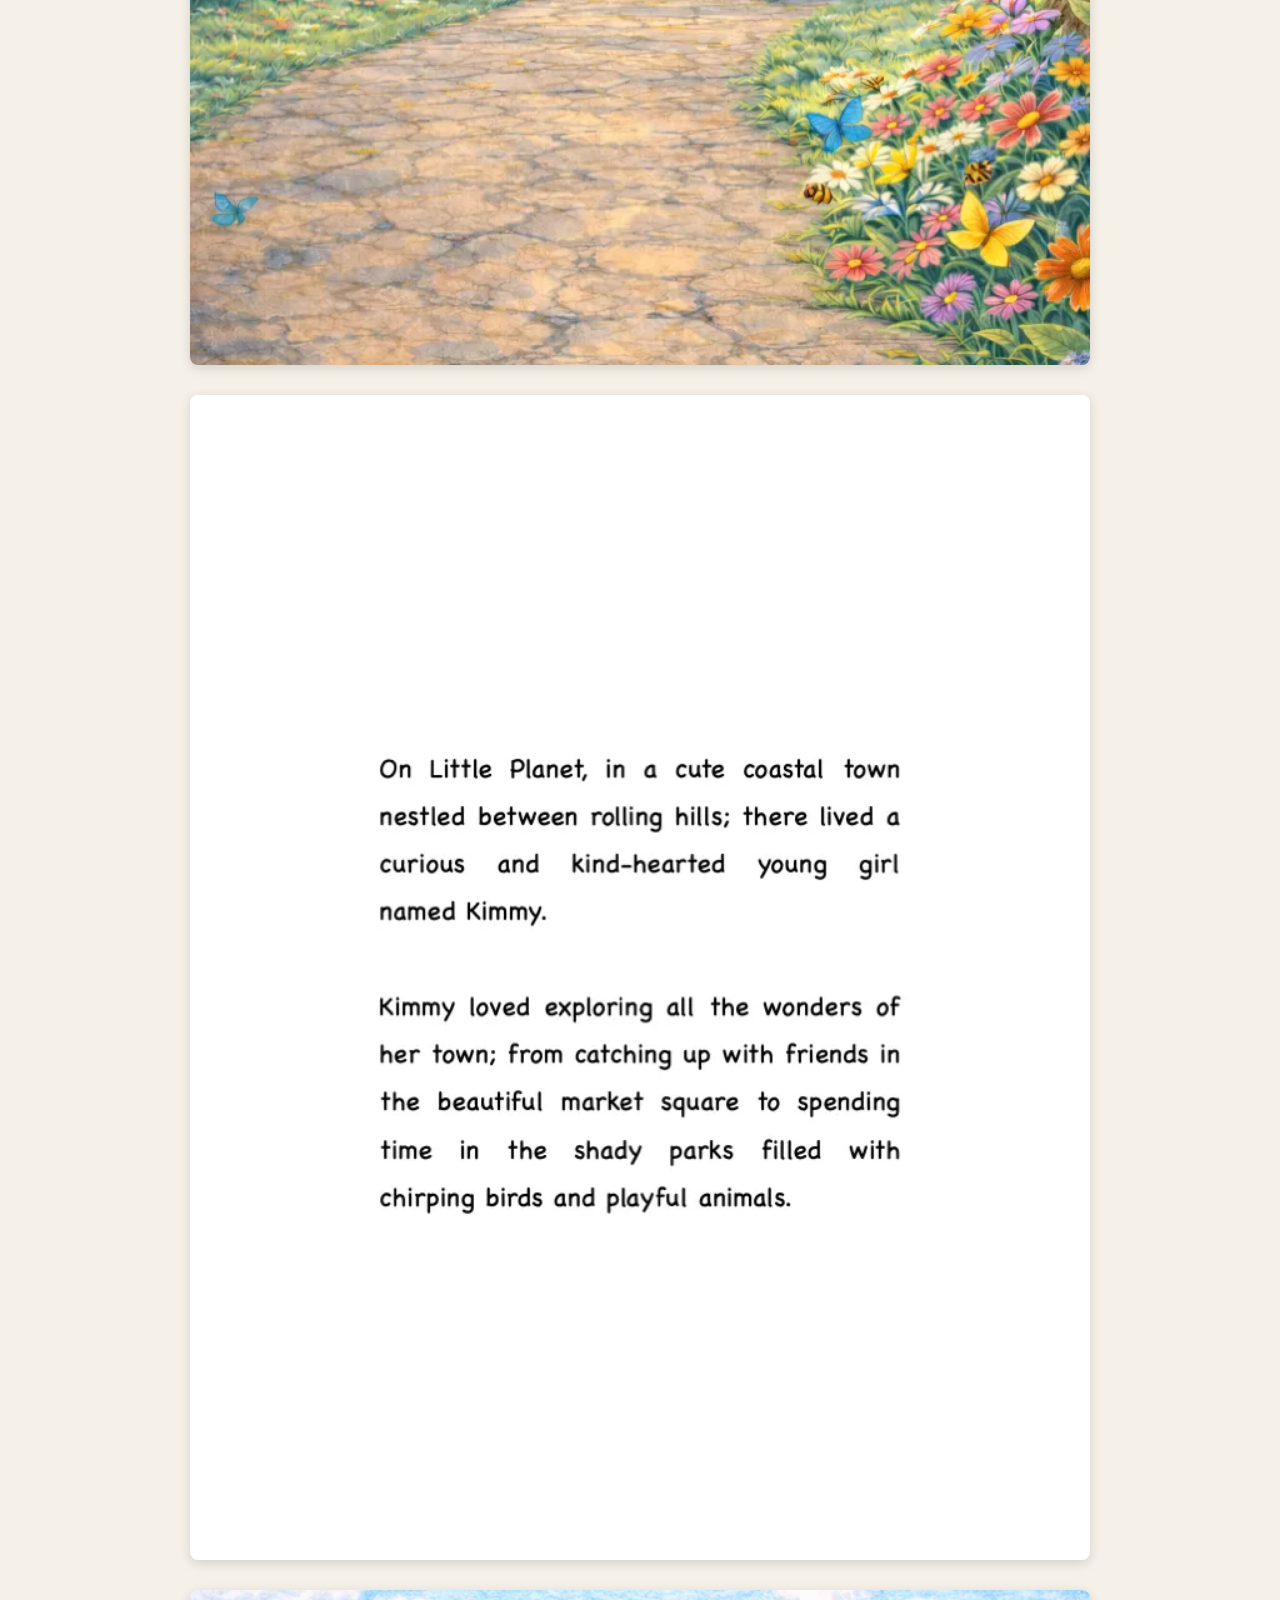
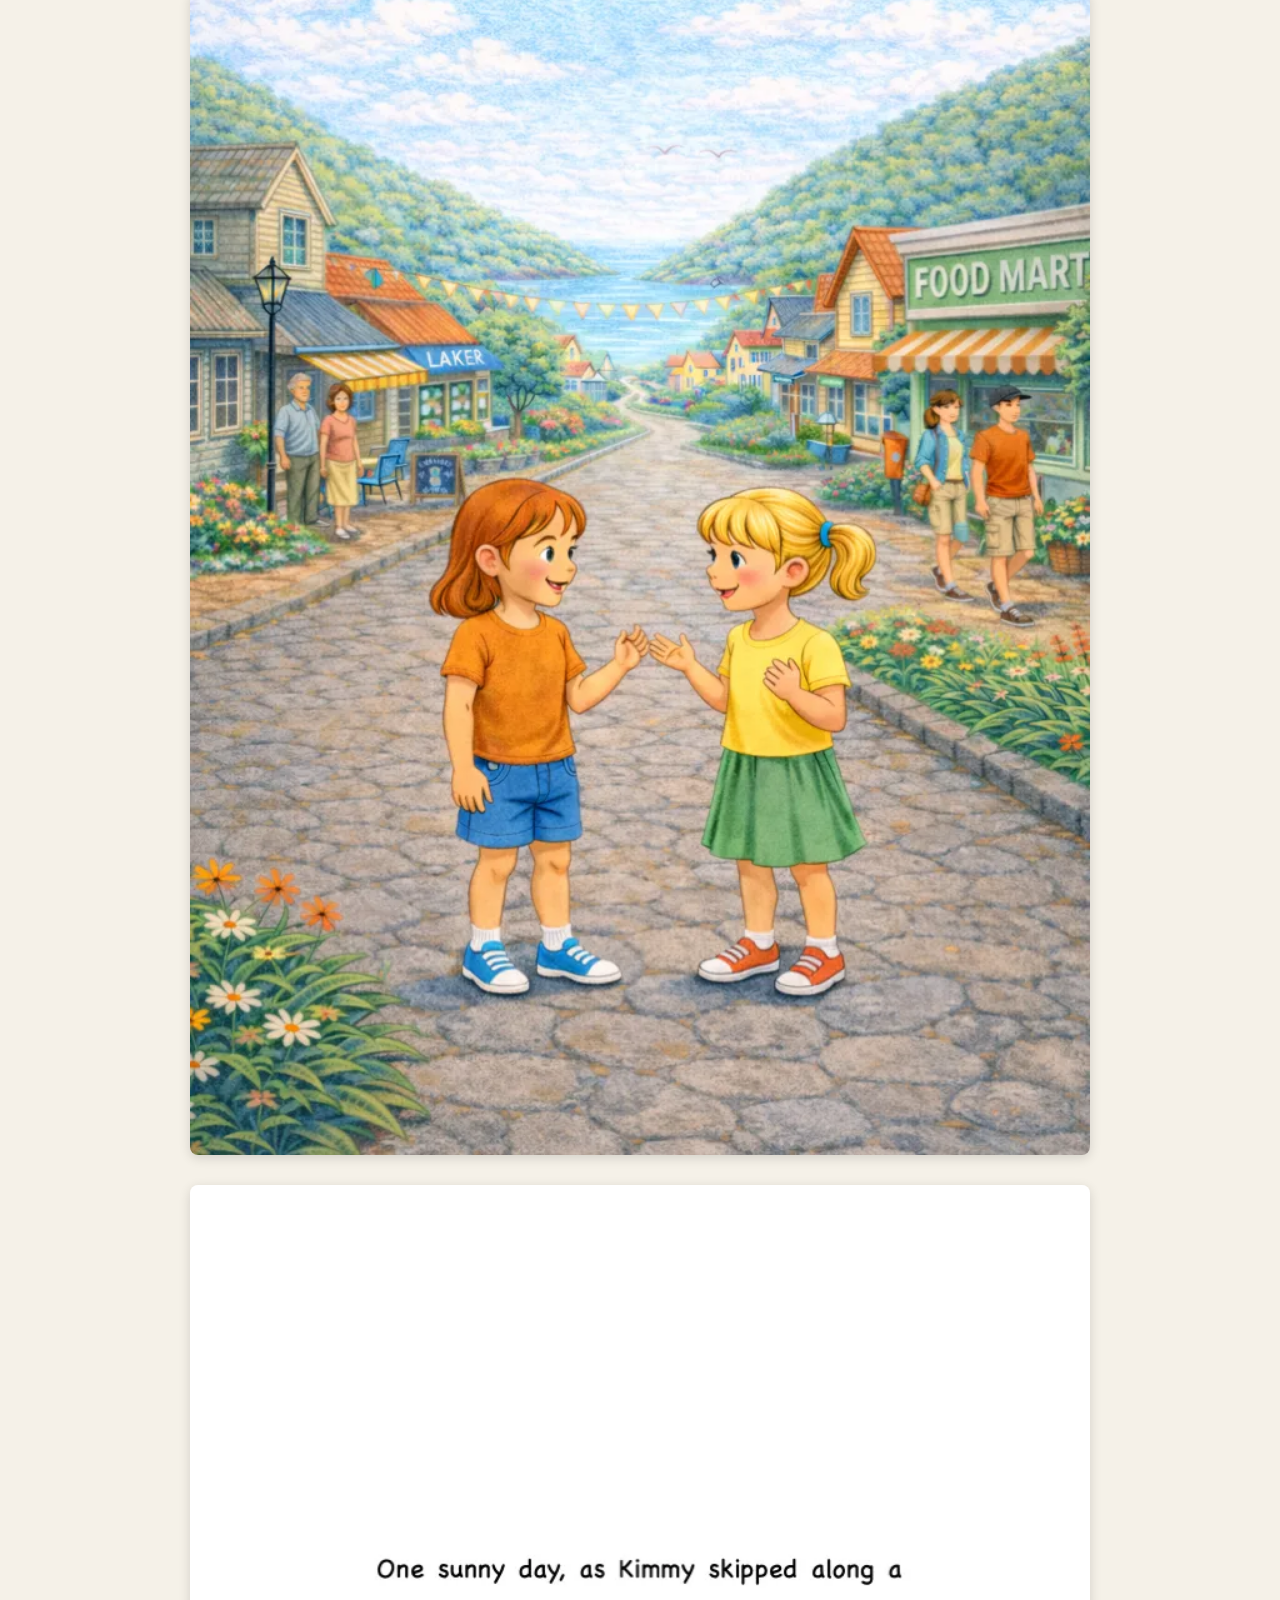
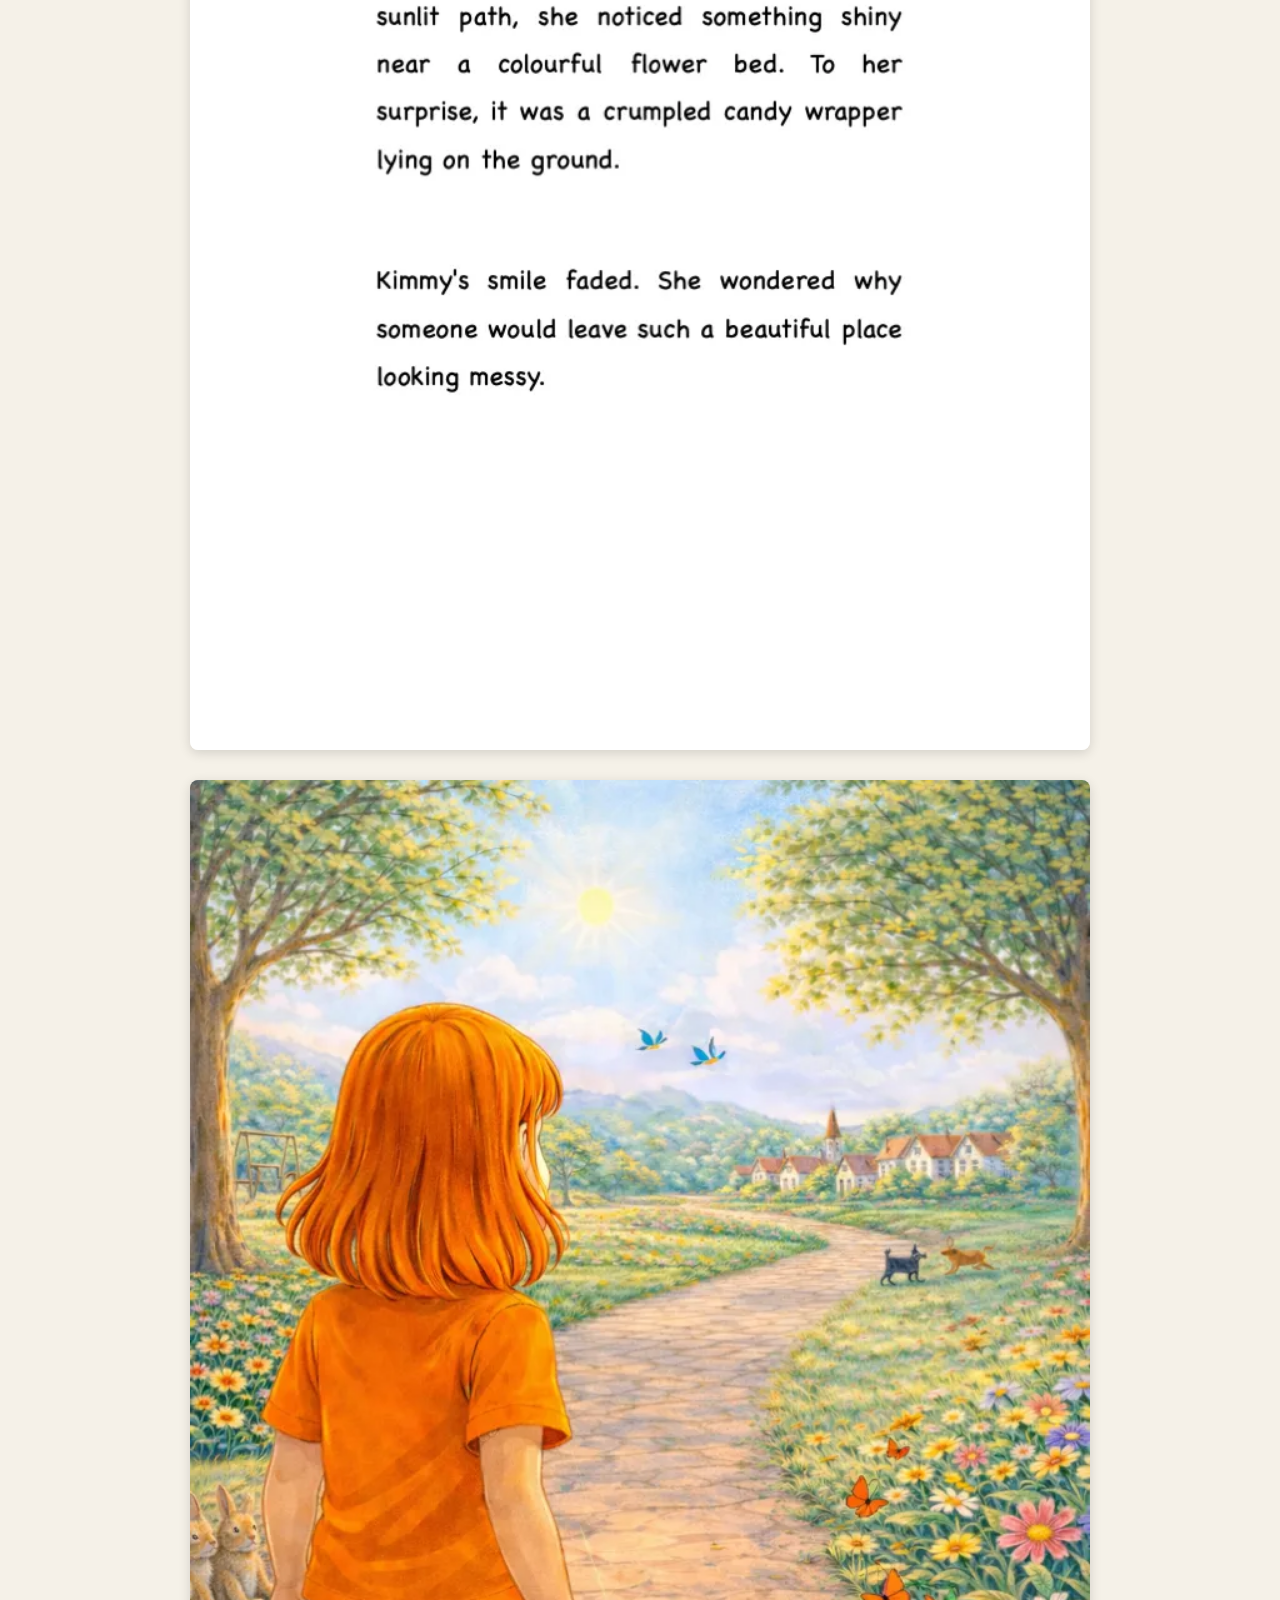
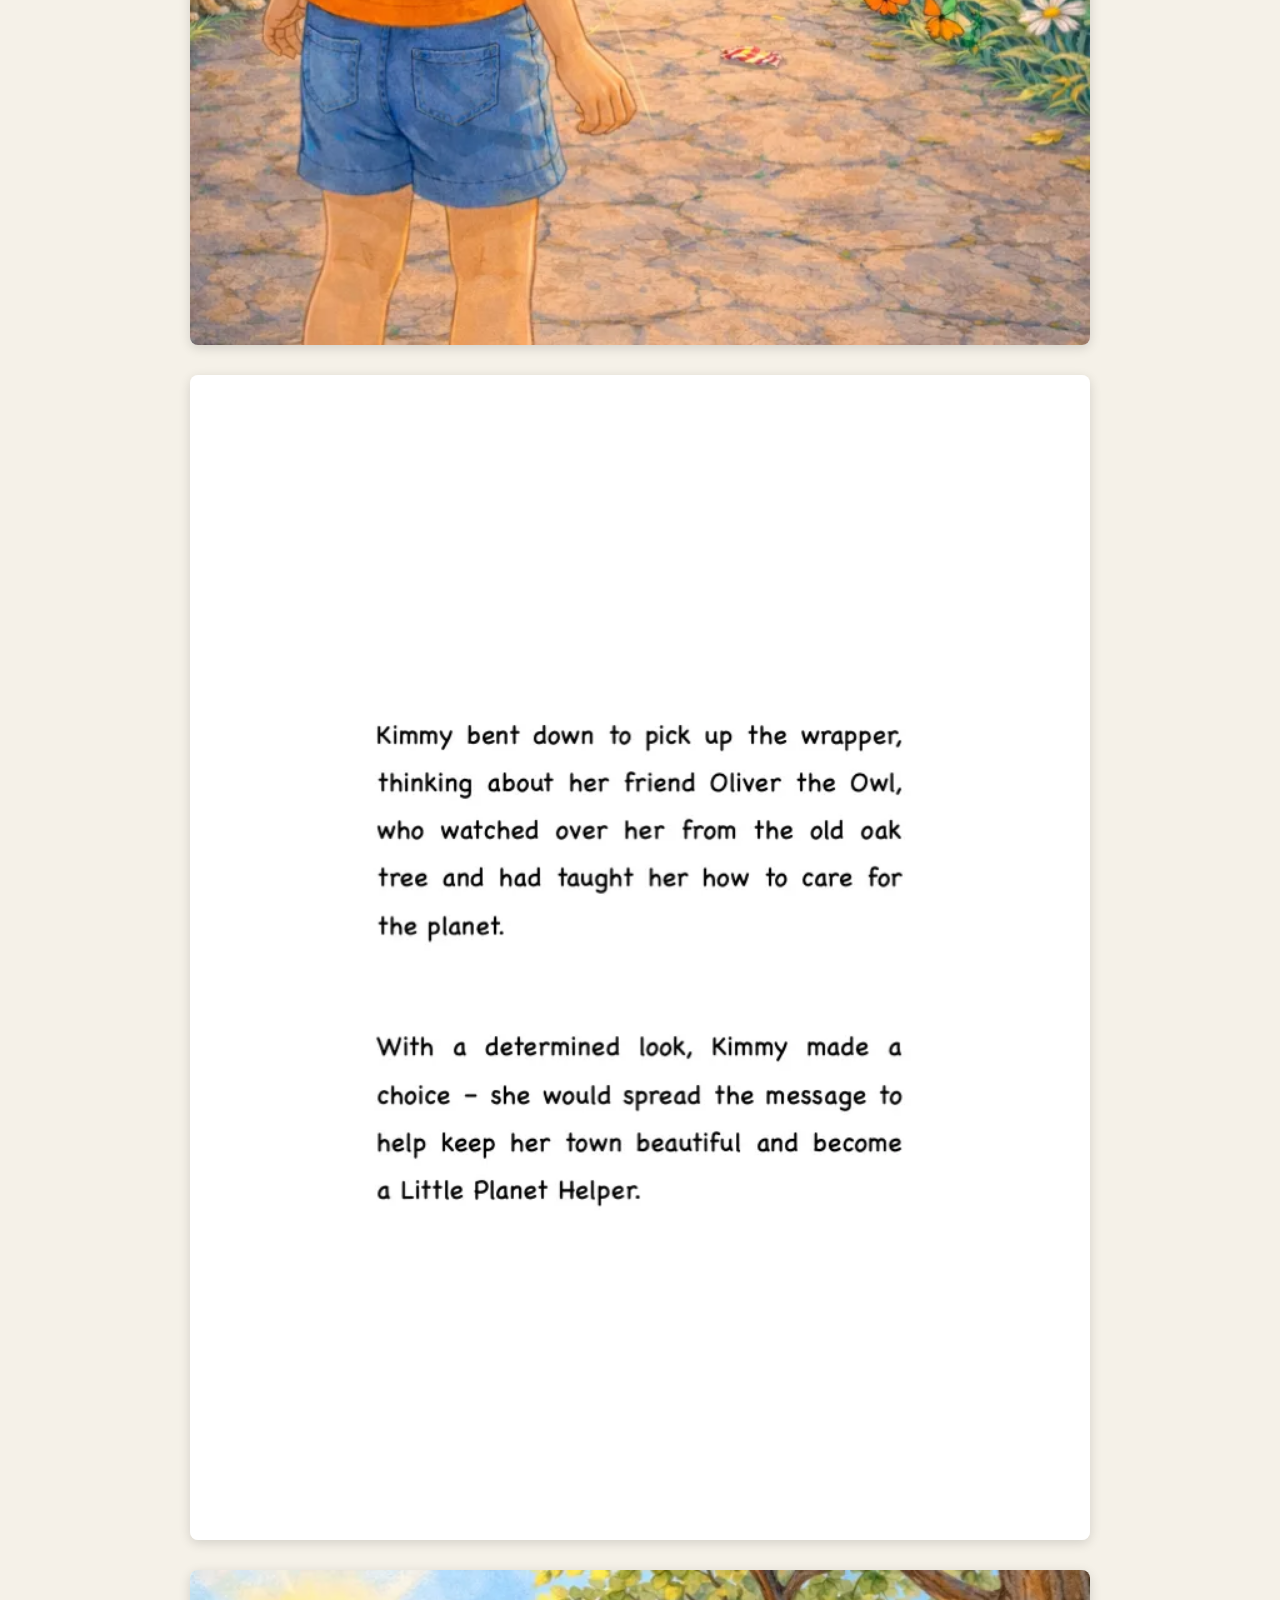
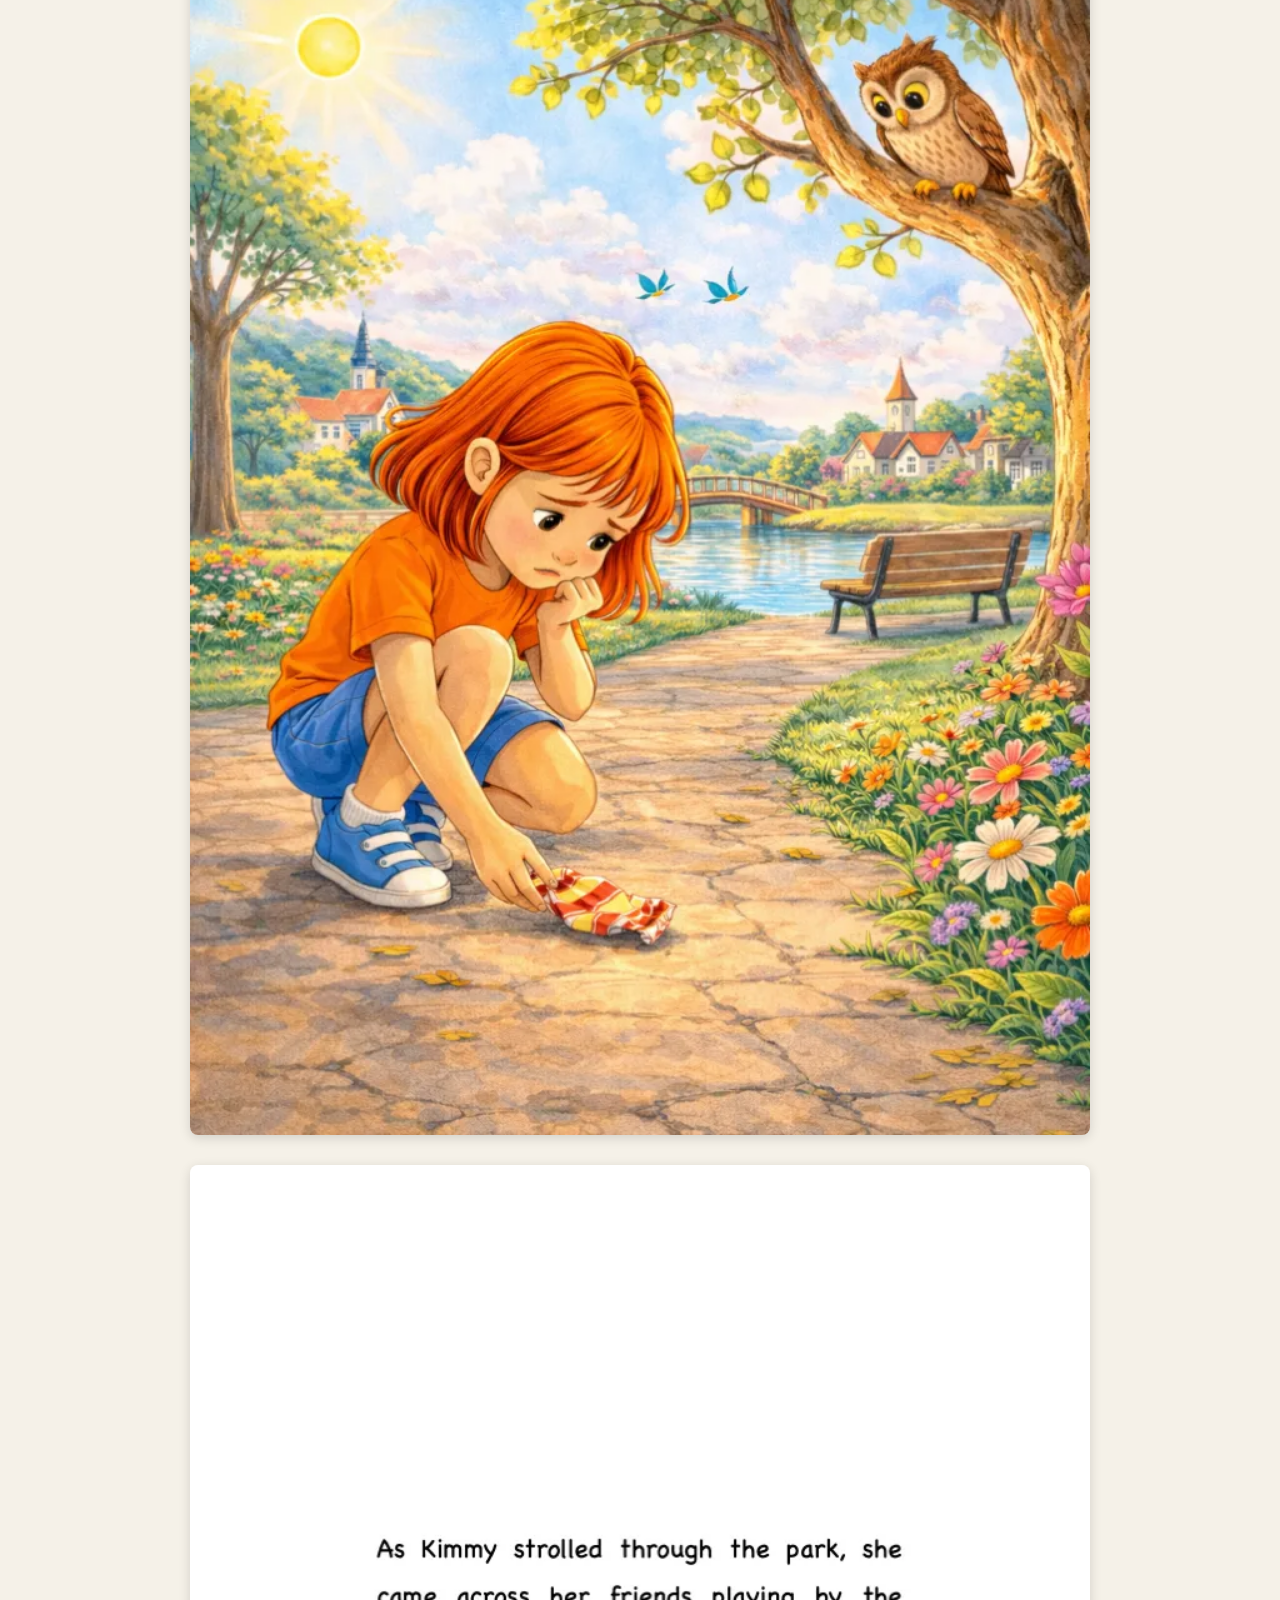
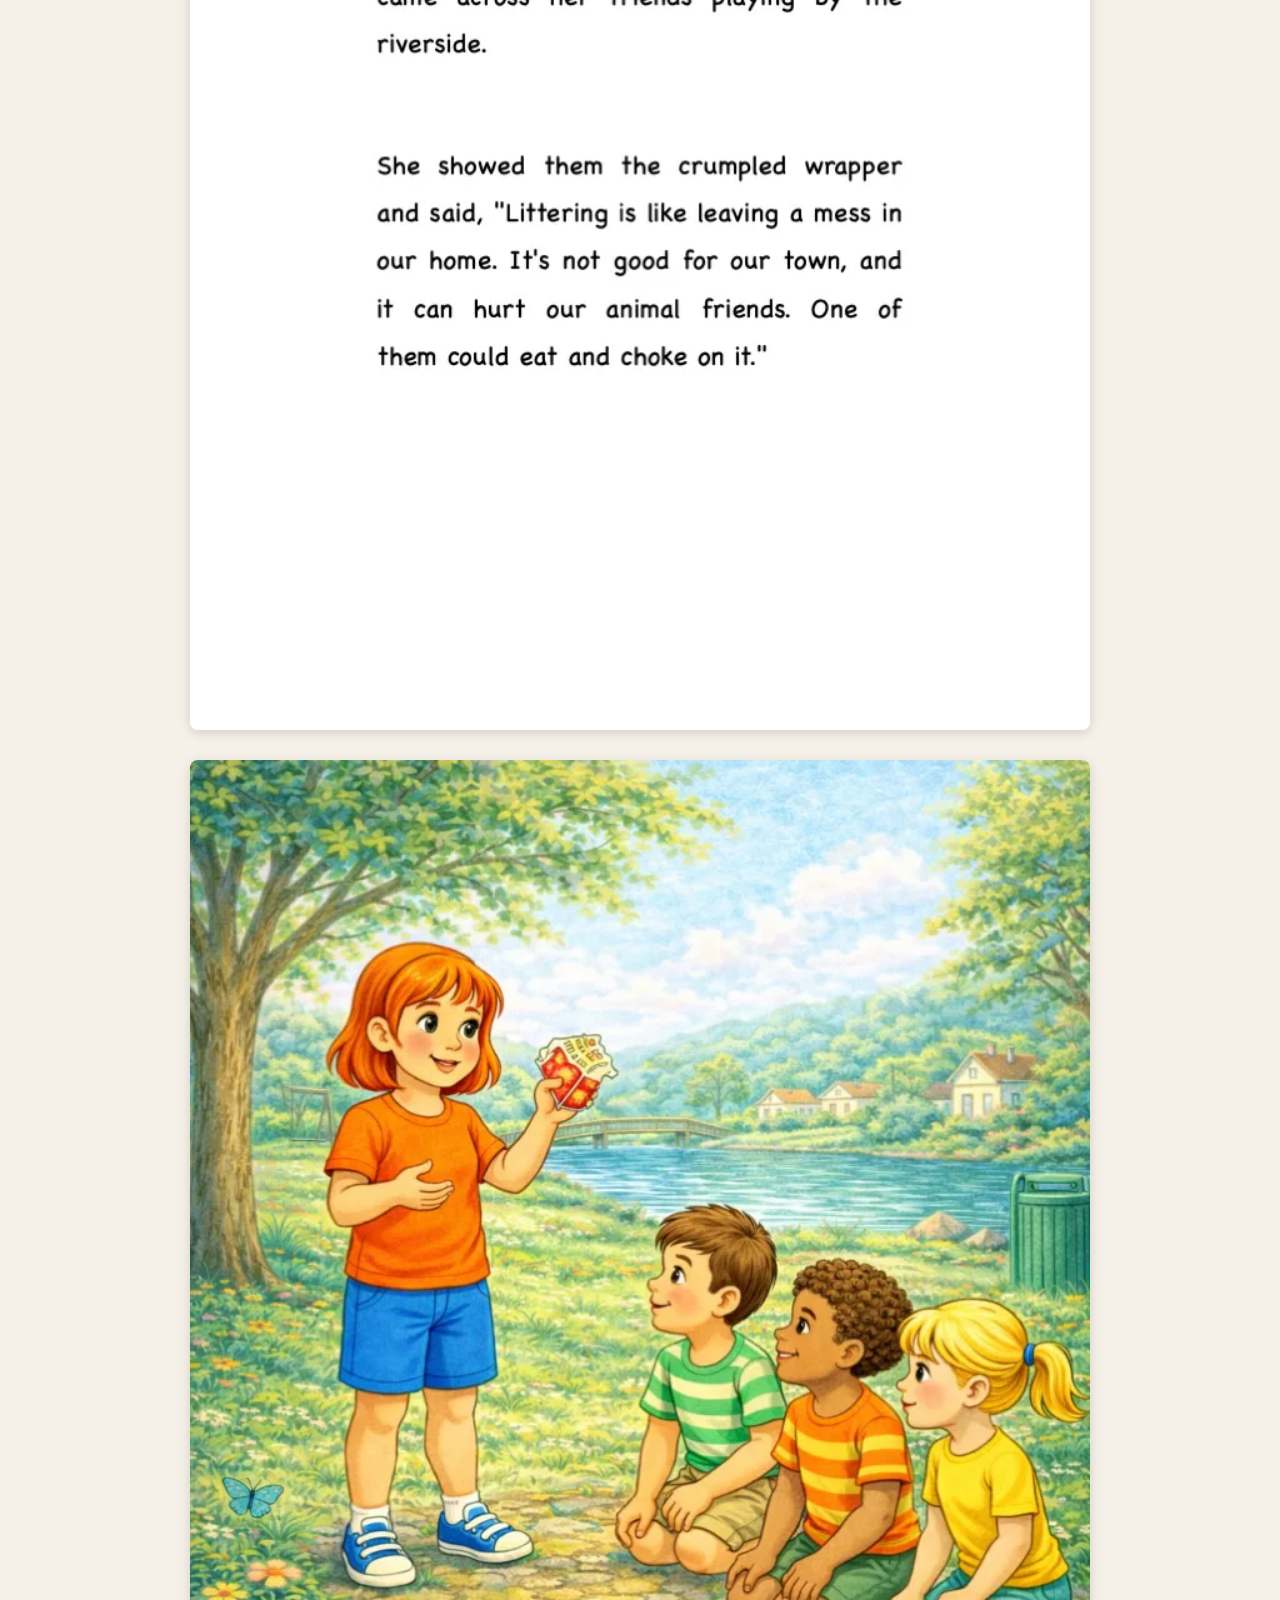
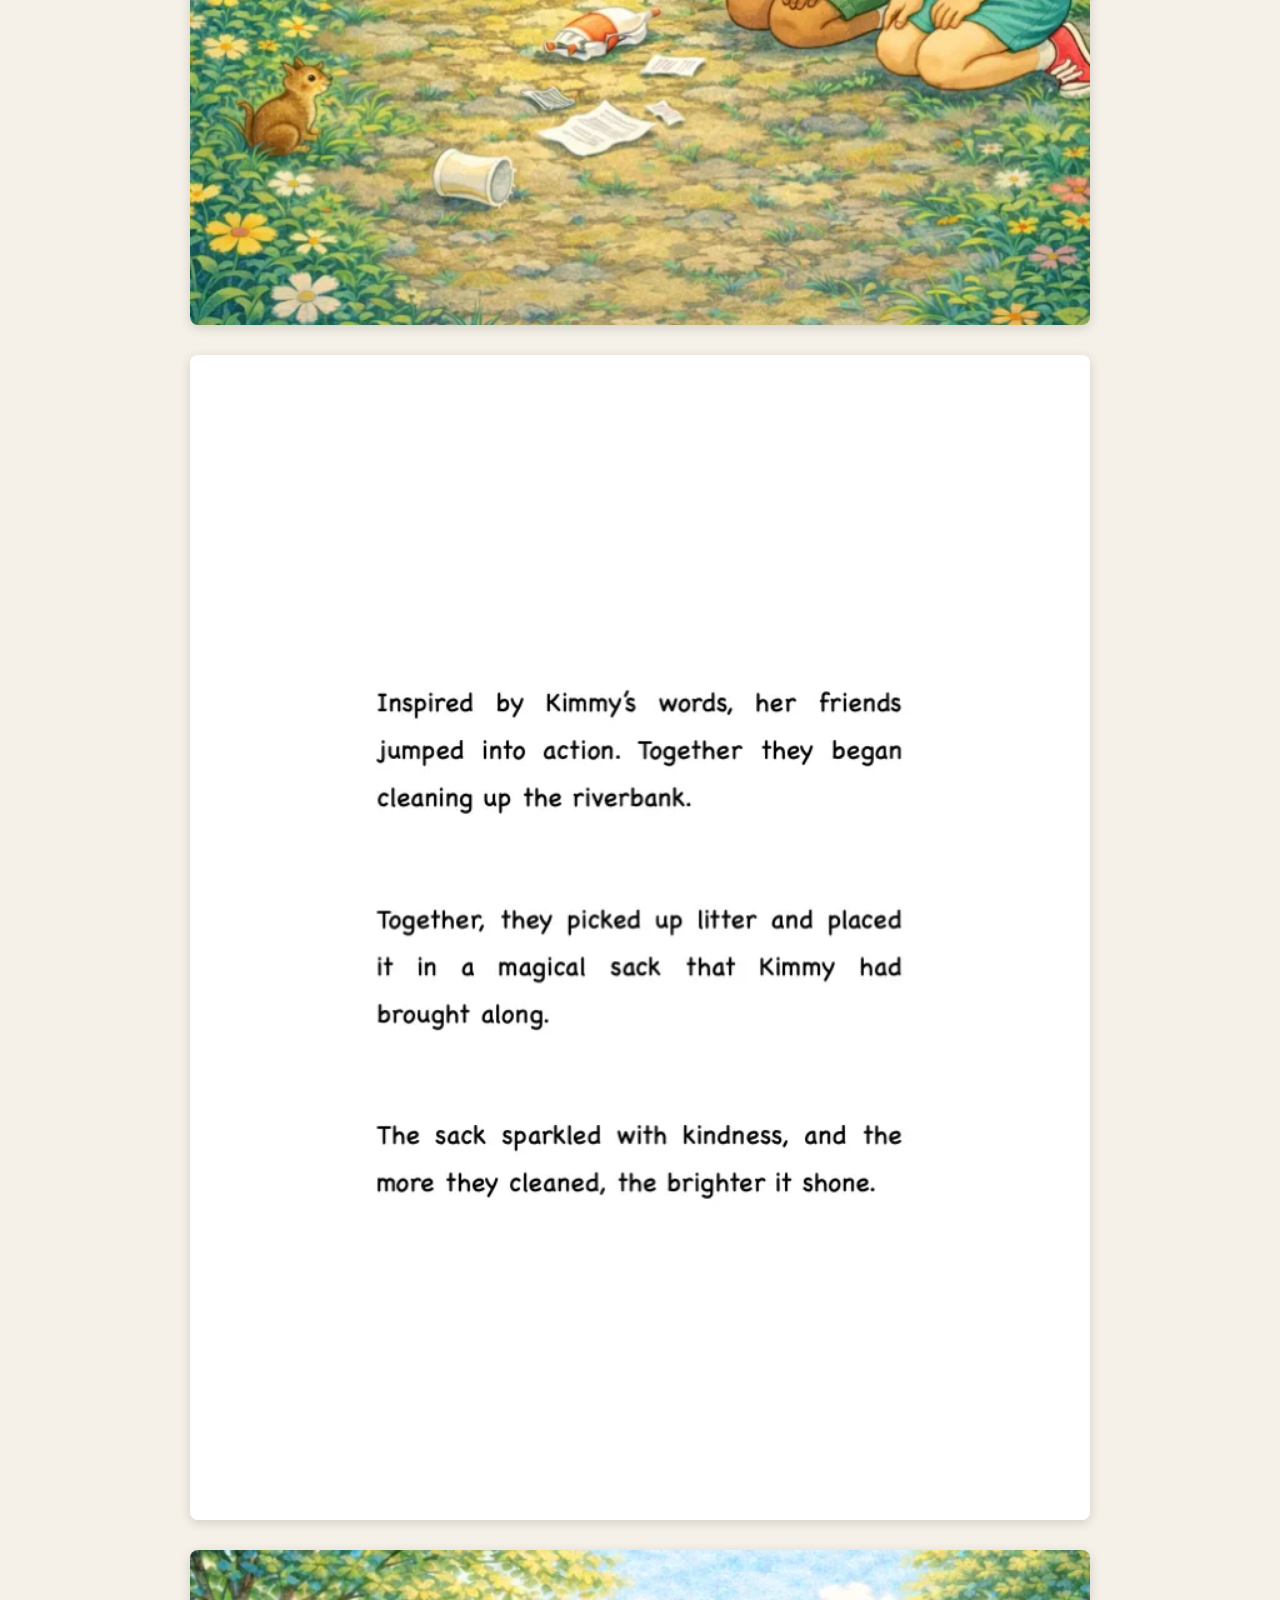
<file: read.html>
<!DOCTYPE html>
<html lang="en">
<head>

<!-- Google tag (gtag.js) -->
<script async src="https://www.googletagmanager.com/gtag/js?id=G-KT5EH5FG41"></script>
<script>
  window.dataLayer = window.dataLayer || [];
  function gtag(){dataLayer.push(arguments);}
  gtag('js', new Date());

  gtag('config', 'G-KT5EH5FG41');
</script>

<meta charset="UTF-8">
<meta name="viewport" content="width=device-width, initial-scale=1.0">

<title>Read Kimmy and the Little Planet Helpers</title>

<style>
body {
  margin: 0;
  padding: 0;
  background: #f5f1e8;
  font-family: Arial, sans-serif;
  text-align: center;
  color: #444;
}

.header {
  padding: 28px 20px 20px;
}

.header img {
  max-width: 220px;
  width: 70%;
}

.intro {
  font-size: 18px;
  color: #555;
  margin-top: 12px;
}

.book-page {
  margin: 0 auto 26px;
  width: 100%;
}

.book-page img {
  width: 95%;
  max-width: 900px;
  border-radius: 8px;
  box-shadow: 0 3px 12px rgba(0,0,0,0.14);
}

.footer {
  padding: 50px 20px 70px;
  color: #555;
}

.footer h2 {
  font-size: 28px;
  margin-bottom: 10px;
  color: #444;
}

.footer p {
  font-size: 17px;
  margin-bottom: 12px;
}

.resource-note {
  font-size: 14px;
  color: #777;
  margin-bottom: 26px;
}

.resource-button {
  background: #ff914d;
  color: white;
  text-decoration: none;
  padding: 15px 26px;
  border-radius: 30px;
  font-weight: bold;
  display: block;
  width: fit-content;
  margin: 22px auto;
  text-align: center;
}

.amazon-button {
  background: #f0c14b;
  color: #111;
  text-decoration: none;
  padding: 15px 26px;
  border-radius: 30px;
  font-weight: bold;
  display: block;
  width: fit-content;
  margin: 22px auto;
  text-align: center;
}

.footer a:hover {
  opacity: 0.9;
}

.small {
  margin-top: 32px;
  font-size: 13px;
  color: #777;
}

/* Basic image protection */
img {
  -webkit-user-drag: none;
  user-select: none;
  pointer-events: none;
}
</style>
</head>

<body oncontextmenu="return false;">

<div class="header">
  <img src="little-planet-books-logo.png" alt="Little Planet Books Logo">
  <div class="intro">
    Free Read-Aloud Edition
  </div>
</div>

<div id="book-container"></div>

<div class="footer">
  <h2>Free Educator Resources</h2>

  <p>
    Download the complete printable activity pack inspired by
    <strong>Kimmy and the Little Planet Helpers</strong>.
  </p>

  <p class="resource-note">
    Suitable for ages 3–8 • Home • Childcare • Classroom use
  </p>
  
<a class="resource-button"
   href="Book1-Educator-Pack/BK1-Educator-Pack.pdf"
   target="_blank"
   onclick="gtag('event','educator_pack_download');">
Download Free Educator Activity Pack
</a>

<a class="amazon-button"
   href="https://www.amazon.com.au/dp/B0GWD98S82"
   target="_blank"
   onclick="gtag('event','amazon_book_click');">
  View the Book on Amazon
</a>

  <div class="small">
    © Little Planet Books
  </div>
</div>

<script>
const totalPages = 37;

const container = document.getElementById('book-container');

for (let i = 1; i <= totalPages; i++) {
  let pageNumber = i.toString().padStart(2, '0');

  let pageDiv = document.createElement('div');
  pageDiv.className = 'book-page';

  let img = document.createElement('img');
  img.src = `book-webp/Image${pageNumber}.webp`;
  img.alt = `Kimmy and the Little Planet Helpers page ${i}`;
  img.loading = "lazy";

  pageDiv.appendChild(img);
  container.appendChild(pageDiv);
}
</script>

</body>
</html>
</file>
<file: game/style.css>
* {
  box-sizing: border-box;
}

html, body {
  margin: 0;
  width: 100%;
  height: 100%;
  overflow: hidden;
  font-family: Arial, sans-serif;
  background: #f6efe3;
}

#gameArea {
  position: relative;
  width: 100vw;
  height: 100dvh;
  overflow: hidden;
  background: #cdefff;
  touch-action: manipulation;
  user-select: none;
}

#background {
  position: absolute;
  inset: 0;
  width: 100%;
  height: 100%;
  object-fit: cover;
}

#hud {
  position: absolute;
  top: max(10px, env(safe-area-inset-top));
  left: 10px;
  right: 10px;
  display: flex;
  gap: 8px;
  align-items: center;
  z-index: 50;
}

.hud-box {
  background: rgba(255,255,255,0.92);
  color: #174c6b;
  border-radius: 999px;
  padding: 8px 12px;
  display: flex;
  align-items: center;
  gap: 8px;
  box-shadow: 0 4px 14px rgba(0,0,0,0.14);
  font-size: clamp(12px, 2.6vw, 18px);
}

.hud-box:first-child {
  flex: 1;
  min-width: 0;
}

.hud-box.small {
  flex: 0 0 auto;
}

#levelTitle {
  white-space: nowrap;
}

.progress {
  flex: 1;
  height: 16px;
  background: #d8f3ff;
  border-radius: 999px;
  overflow: hidden;
  border: 2px solid white;
  min-width: 70px;
}

#progressFill {
  height: 100%;
  width: 0%;
  background: linear-gradient(90deg, #ffcc33, #ff8a00);
  border-radius: 999px;
  transition: width 0.25s ease;
}

button {
  border: 0;
  background: #ff8a00;
  color: white;
  font-weight: bold;
  border-radius: 999px;
  padding: 10px 16px;
  cursor: pointer;
  font-size: clamp(14px, 3vw, 18px);
  box-shadow: 0 4px 0 rgba(0,0,0,0.18);
}

button:active {
  transform: translateY(2px);
  box-shadow: 0 2px 0 rgba(0,0,0,0.18);
}

#pauseBtn {
  padding: 8px 12px;
}

#kimmy {
  position: absolute;
  left: 2%;
  bottom: 1%;
  width: clamp(180px, 28vw, 320px);
  z-index: 30;
  pointer-events: none;
}

#sack {
  position: absolute;
  left: clamp(190px, 28vw, 360px);
  bottom: 4%;
  width: clamp(220px, 32vw, 360px);
  z-index: 31;
  pointer-events: none;
  transition: all 0.4s ease;
}

#sack.glow {
  transform: scale(1.1);
  filter: drop-shadow(0 0 14px gold) drop-shadow(0 0 28px #ff8a00);
}

#sack.fuller {
  transform: scale(1.4);
  filter:
    drop-shadow(0 0 8px rgba(255,200,0,0.5))
    drop-shadow(0 0 18px rgba(255,180,0,0.4));
}

#sack.magic {
  transform: scale(1.8);
  filter:
    drop-shadow(0 0 12px gold)
    drop-shadow(0 0 24px orange)
    drop-shadow(0 0 40px gold)
    drop-shadow(0 0 60px #ffd700);
}

.item {
  position: absolute;
  width: clamp(100px, 12vw, 155px);
  z-index: 20;
  cursor: pointer;
  touch-action: none;
  filter: drop-shadow(0 4px 5px rgba(0,0,0,0.18));
}

.animal {
  width: clamp(90px, 10vw, 130px);
  z-index: 22;
}

.item.hit {
  animation: collectPop 0.35s forwards;
}

@keyframes collectPop {
  to {
    opacity: 0;
    transform: scale(0.1) rotate(360deg);
  }
}

.sparkle {
  position: absolute;
  z-index: 60;
  pointer-events: none;
  font-size: 34px;
  animation: sparkle 0.8s forwards;
}

@keyframes sparkle {
  to {
    opacity: 0;
    transform: scale(1.8) translateY(-45px);
  }
}

#messageBubble {
  position: absolute;
  top: 18%;
  left: 50%;
  transform: translateX(-50%);
  z-index: 70;
  background: rgba(255,255,255,0.94);
  color: #174c6b;
  font-weight: bold;
  font-size: clamp(20px, 5vw, 44px);
  padding: 12px 22px;
  border-radius: 999px;
  opacity: 0;
  pointer-events: none;
  box-shadow: 0 6px 20px rgba(0,0,0,0.18);
  text-align: center;
}

#messageBubble.show {
  animation: bubble 1.05s ease forwards;
}

@keyframes bubble {
  0% { opacity: 0; transform: translateX(-50%) scale(0.7); }
  20% { opacity: 1; transform: translateX(-50%) scale(1.08); }
  75% { opacity: 1; transform: translateX(-50%) scale(1); }
  100% { opacity: 0; transform: translateX(-50%) scale(0.9); }
}

.screen {
  position: absolute;
  inset: 0;
  z-index: 100;
  background: rgba(255,246,225,0.92);
  display: flex;
  flex-direction: column;
  align-items: center;
  justify-content: center;
  text-align: center;
  padding: 28px;
  color: #174c6b;
}

.screen.hidden {
  display: none;
}

.screen h1 {
  font-size: clamp(34px, 7vw, 72px);
  margin: 0 0 14px;
}

.screen p {
  font-size: clamp(18px, 3.5vw, 28px);
  max-width: 760px;
  margin: 0 0 18px;
}

#levelStats,
#finalStats {
  font-weight: bold;
}

@media (max-width: 700px) {
  #hud {
    gap: 6px;
  }

  .hud-box {
    padding: 7px 9px;
  }

  #levelTitle {
    max-width: 95px;
    overflow: hidden;
    text-overflow: ellipsis;
  }

  #percentText {
    min-width: 34px;
  }

  .item {
    width: clamp(105px, 28vw, 155px);
  }

  .animal {
    width: clamp(85px, 22vw, 130px);
  }

  #kimmy {
    width: clamp(135px, 38vw, 190px);
  }

  #sack {
  left: clamp(160px, 40vw, 240px);
  bottom: 4%;
  width: clamp(180px, 42vw, 260px);
}

  .progress {
    height: 14px;
  }
}
</file>
